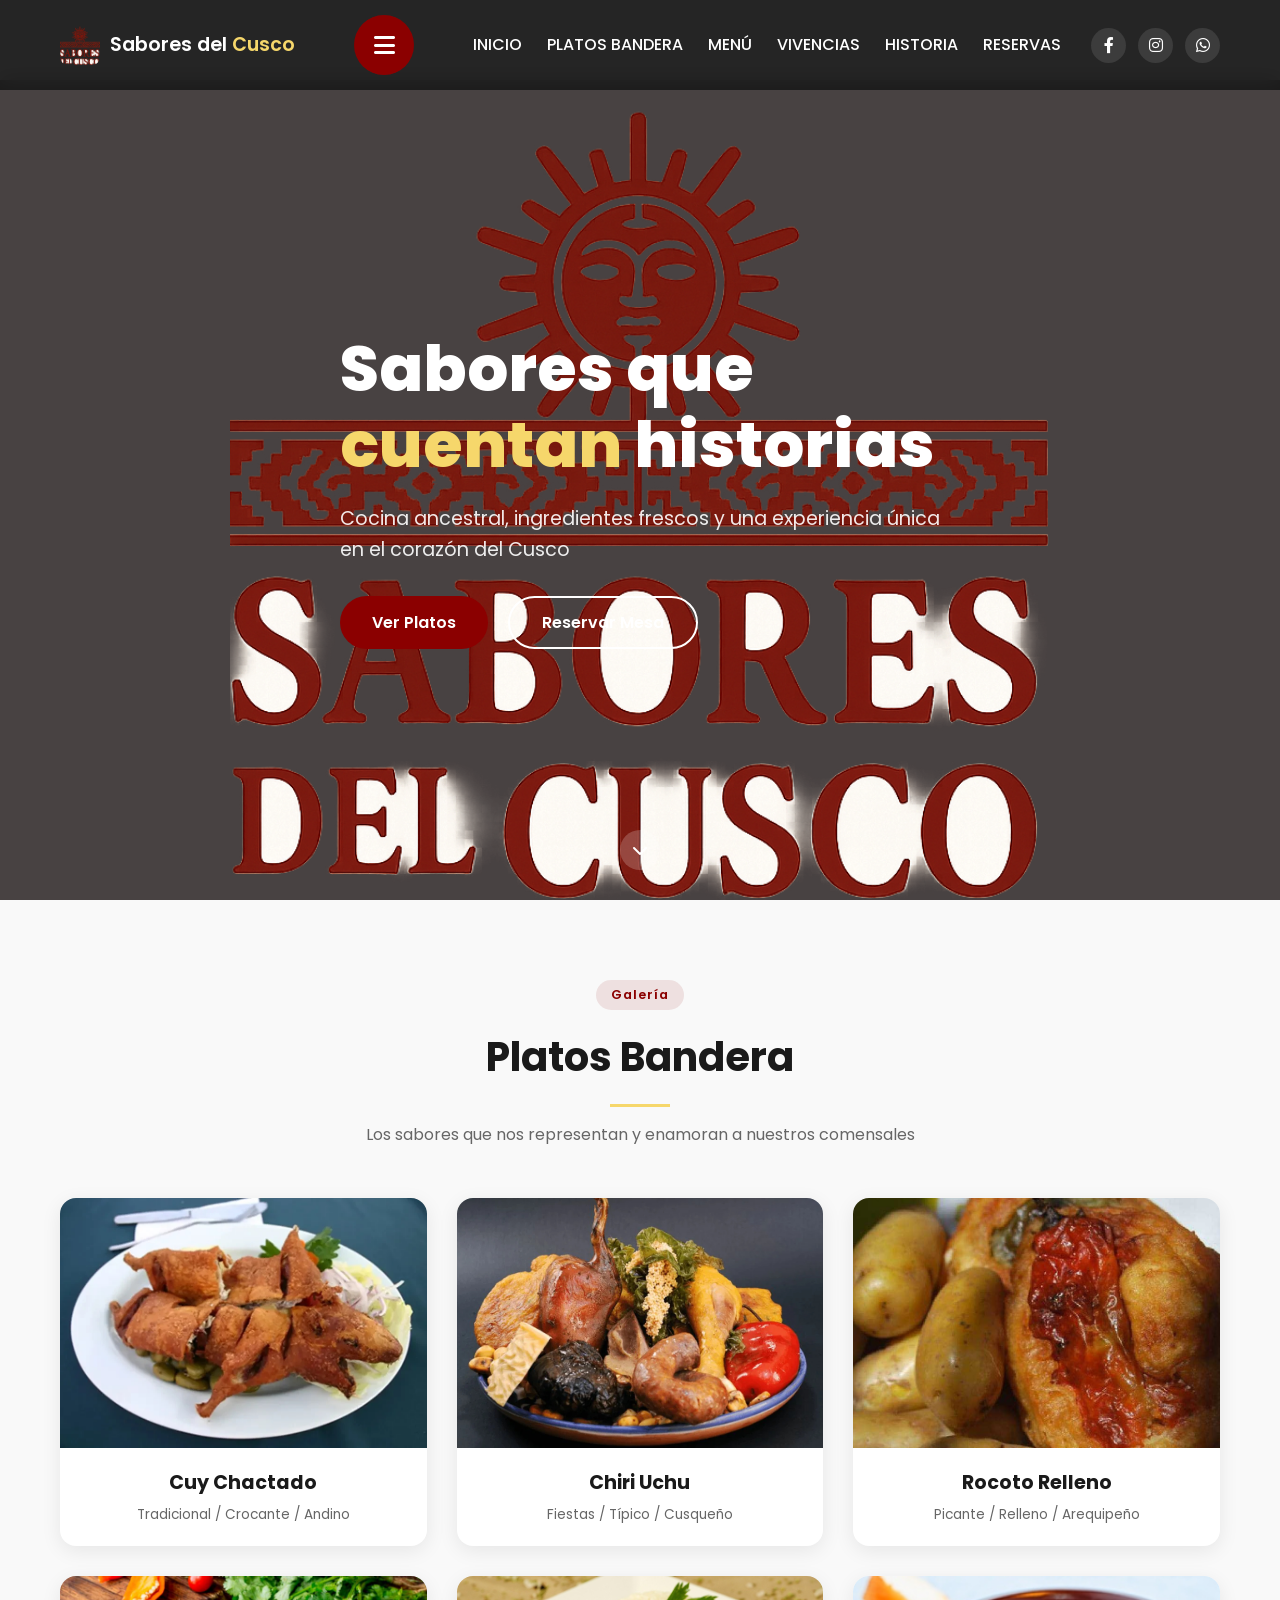
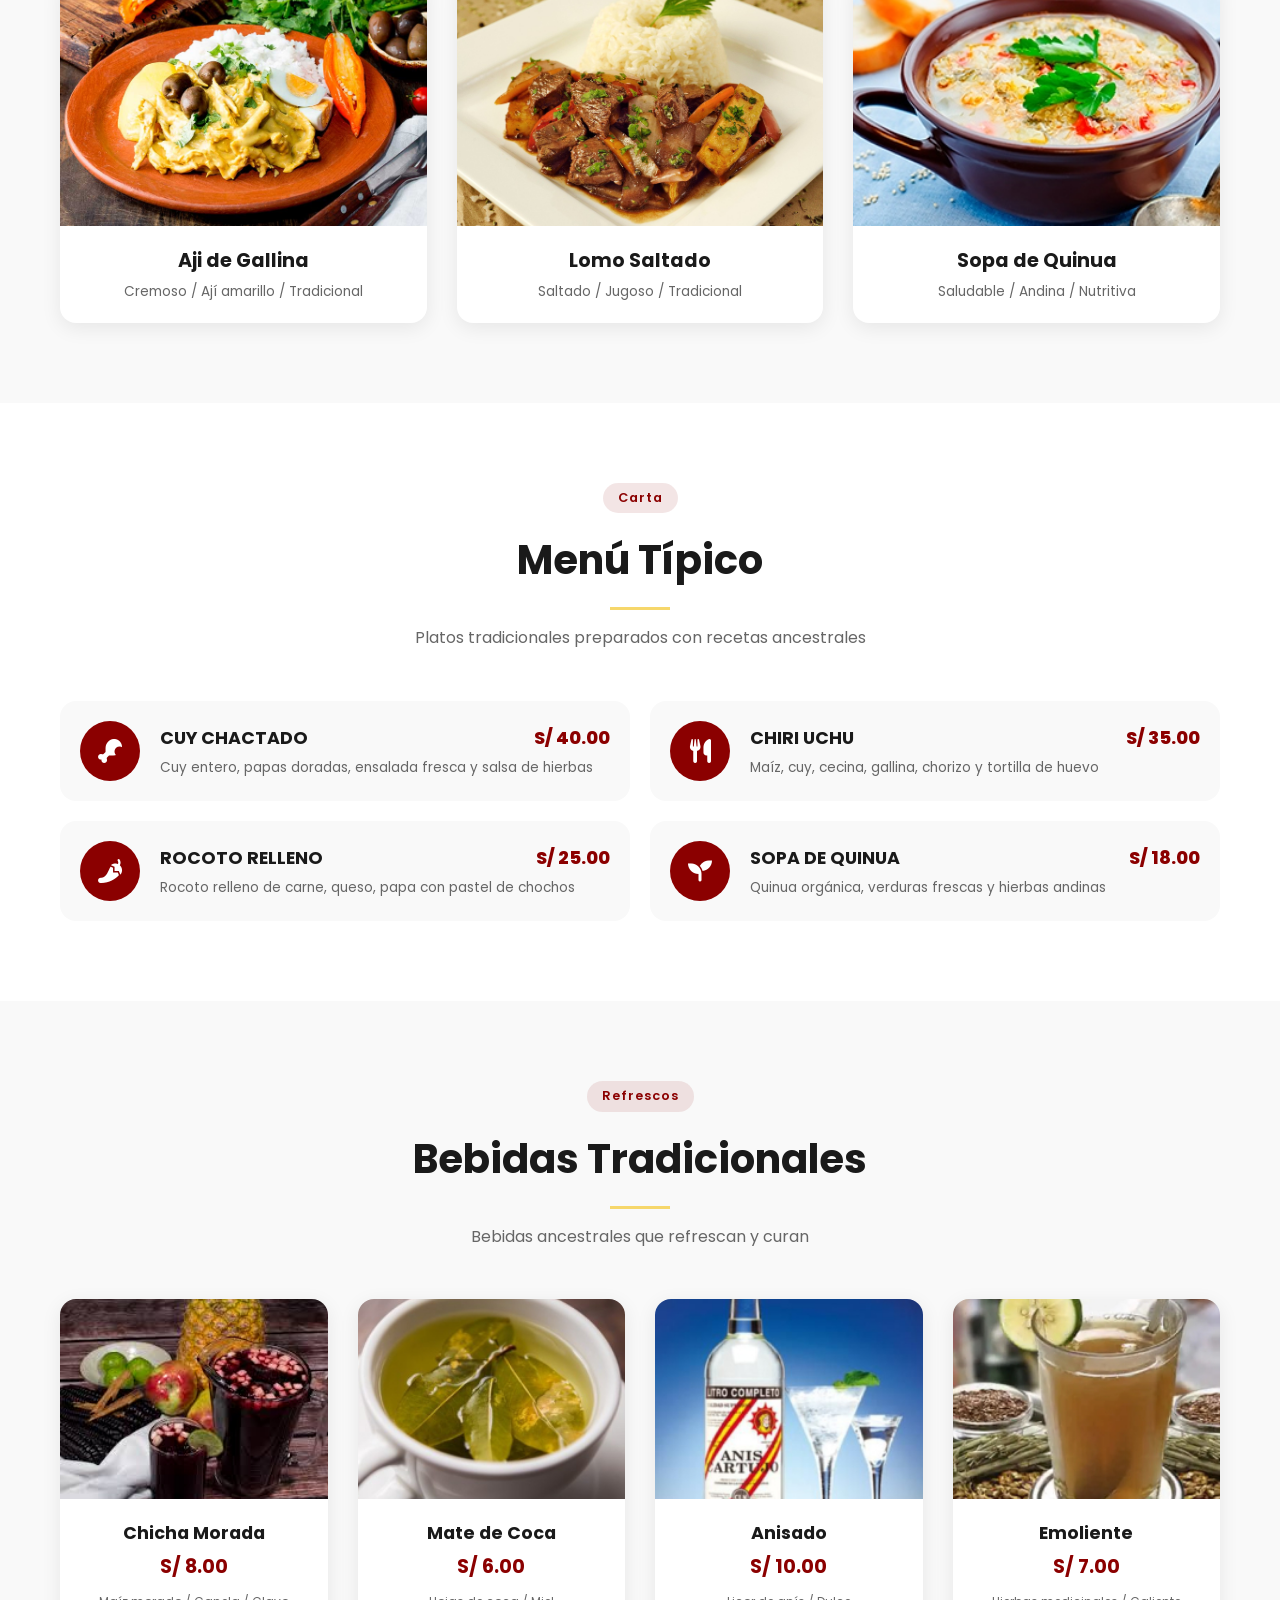
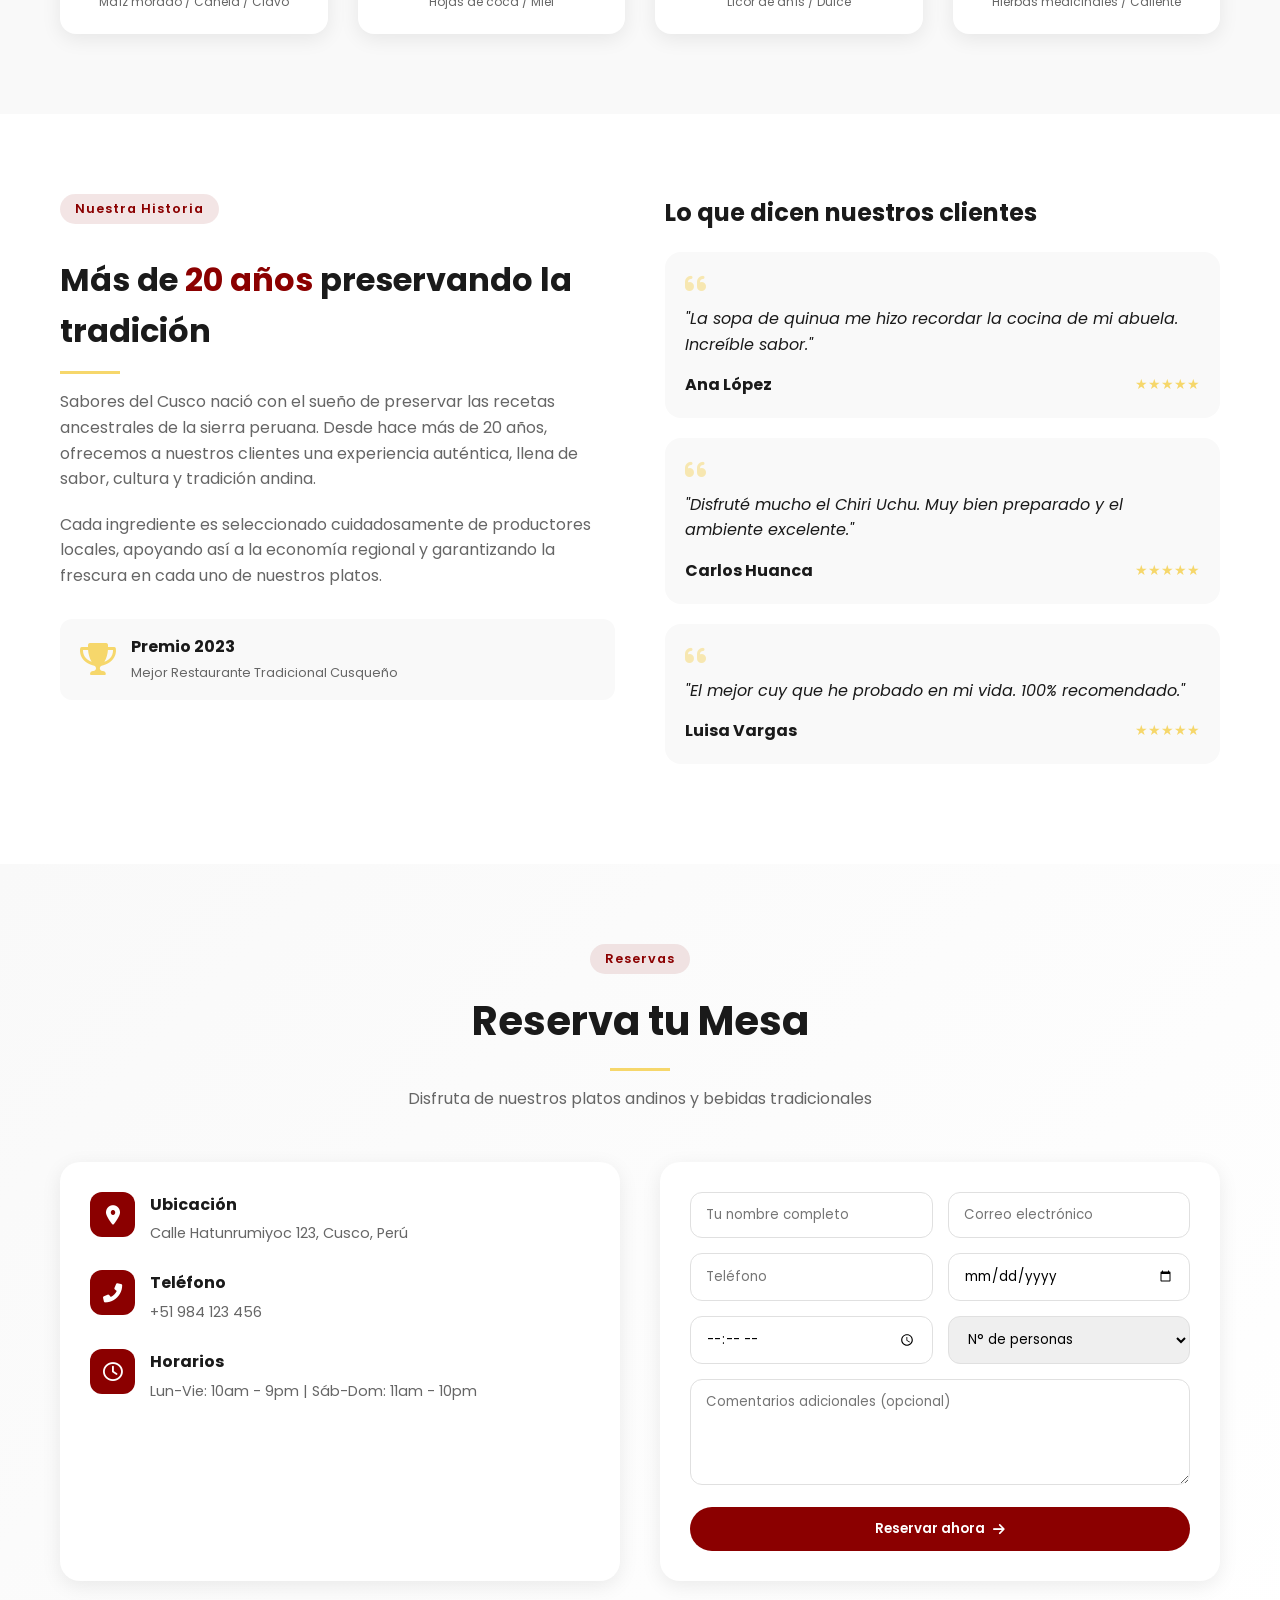
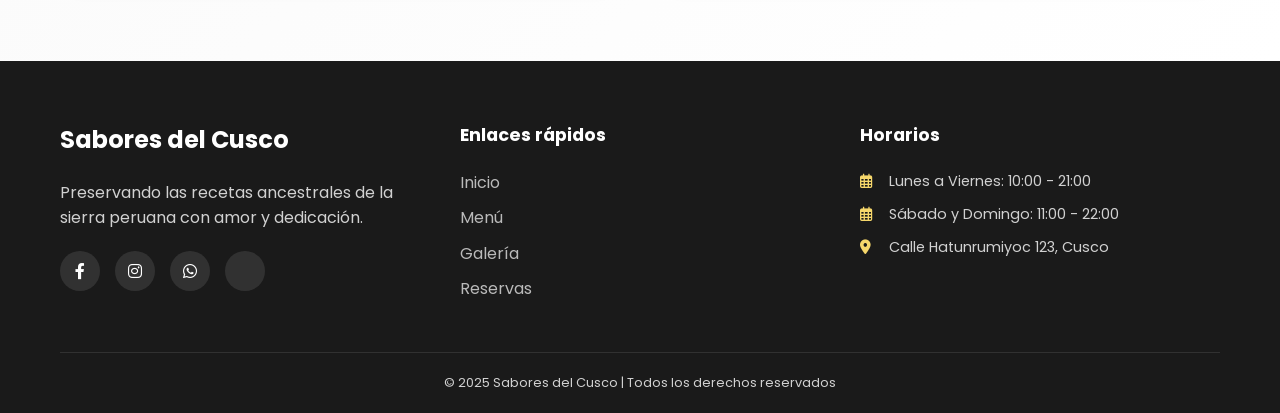
<file: index.html>
<!DOCTYPE html>
<html lang="es">
<head>
  <meta charset="utf-8">
  <title>Sabores del Cusco | Restaurante Tradicional Cusqueño</title>
  <meta name="viewport" content="width=device-width, initial-scale=1.0">
  
  <!-- Google Fonts -->
  <link href="https://fonts.googleapis.com/css2?family=Poppins:wght@300;400;500;600;700;800&display=swap" rel="stylesheet">
  <!-- Font Awesome -->
  <link rel="stylesheet" href="https://cdnjs.cloudflare.com/ajax/libs/font-awesome/6.0.0-beta3/css/all.min.css">
  <!-- Custom CSS -->
  <link rel="stylesheet" href="style.css">
</head>
<body>

<!-- ============================================
     NAVEGACIÓN CON LOGO
     ============================================ -->
<nav class="navbar">
  <div class="container">
    <div class="navbar-brand">
      <img src="ruta_del_logo.png"Logo" class="logo-img">
      <span class="brand-text">Sabores del <span class="highlight">Cusco</span></span>
    </div>
    
    <input type="checkbox" id="menu-toggle" class="menu-toggle">
    <label for="menu-toggle" class="menu-icon">
      <i class="fas fa-bars"></i>
    </label>
    
    <div class="nav-menu">
      <ul class="nav-links">
        <li><a href="#home">INICIO</a></li>
        <li><a href="bandera.html">PLATOS BANDERA</a></li>
        <li><a href="menu.html">MENÚ</a></li>
        <li><a href="VIVENCIA.html">VIVENCIAS</a></li>
        <li><a href="#historia">HISTORIA</a></li>
        <li><a href="#reservas">RESERVAS</a></li>
      </ul>
      
      <div class="navbar-social">
        <a href="#"><i class="fab fa-facebook-f"></i></a>
        <a href="#"><i class="fab fa-instagram"></i></a>
        <a href="#"><i class="fab fa-whatsapp"></i></a>
      </div>
    </div>
  </div>
</nav>

<!-- ============================================
     HERO SECTION CON CARRUSEL
     ============================================ -->
<section id="home" class="hero-section">
  <div class="carrusel">
    <div class="carrusel-contenedor">
      <!-- TUS IMÁGENES DEL CARRUSEL -->
      <div class="carrusel-slide">
        <img src="ruta_del_logo.png" alt="Imagen 1">
        <div class="slide-overlay"></div>
      </div>
      <div class="carrusel-slide">
        <img src="images_chiriuchu.jpg" alt="Imagen 2">
        <div class="slide-overlay"></div>
      </div>
      <div class="carrusel-slide">
        <img src="images_cuy.jpg.jpg" alt="Imagen 3">
        <div class="slide-overlay"></div>
      </div>
      <div class="carrusel-slide">
        <img src="anticucho.jpg" alt="Imagen 4">
        <div class="slide-overlay"></div>
      </div>
      <div class="carrusel-slide">
        <img src="lomo_saltado.jpg" alt="Imagen 5">
        <div class="slide-overlay"></div>
      </div>
    </div>
  </div>
  
  <div class="hero-overlay"></div>
  
  <div class="container hero-content">
    <div class="hero-text">
      <h1 class="hero-title">Sabores que <span class="highlight">cuentan</span> historias</h1>
      <p class="hero-subtitle">Cocina ancestral, ingredientes frescos y una experiencia única en el corazón del Cusco</p>
      <div class="hero-buttons">
        <a href="#gallery" class="btn btn-primary">Ver Platos</a>
        <a href="#reservas" class="btn btn-outline">Reservar Mesa</a>
      </div>
    </div>
  </div>
  
  <div class="hero-scroll">
    <a href="#gallery"><i class="fas fa-chevron-down"></i></a>
  </div>
</section>

<!-- ============================================
     PLATOS BANDERA (GALERÍA)
     ============================================ -->
<section id="gallery" class="gallery-section">
  <div class="container">
    <div class="section-header">
      <span class="section-tag">Galería</span>
      <h2 class="section-title">Platos Bandera</h2>
      <div class="divider"></div>
      <p class="section-description">Los sabores que nos representan y enamoran a nuestros comensales</p>
    </div>
    
    <div class="gallery-grid">
      <div class="dish-card">
        <div class="dish-image">
          <img src="images_cuy.jpg.jpg" alt="Cuy Chactado">
          <div class="dish-overlay">
            <span class="dish-price">S/ 40.00</span>
          </div>
        </div>
        <div class="dish-info">
          <h3>Cuy Chactado</h3>
          <p>Tradicional / Crocante / Andino</p>
        </div>
      </div>
      
      <div class="dish-card">
        <div class="dish-image">
          <img src="images_chiriuchu.jpg" alt="Chiri Uchu">
          <div class="dish-overlay">
            <span class="dish-price">S/ 35.00</span>
          </div>
        </div>
        <div class="dish-info">
          <h3>Chiri Uchu</h3>
          <p>Fiestas / Típico / Cusqueño</p>
        </div>
      </div>
      
      <div class="dish-card">
        <div class="dish-image">
          <img src="images_rocoto.jpg" alt="Rocoto Relleno">
          <div class="dish-overlay">
            <span class="dish-price">S/ 25.00</span>
          </div>
        </div>
        <div class="dish-info">
          <h3>Rocoto Relleno</h3>
          <p>Picante / Relleno / Arequipeño</p>
        </div>
      </div>

      <div class="dish-card">
  <div class="dish-image">
    <img src="aji.jpg" alt="Aji de Gallina">
    <div class="dish-overlay">
      <span class="dish-price">S/ 30.00</span>
    </div>
  </div>
  <div class="dish-info">
    <h3>Aji de Gallina</h3>
    <p>Cremoso / Ají amarillo / Tradicional</p>
  </div>
</div>
<div class="dish-card">
  <div class="dish-image">
    <img src="lomo_saltado.jpg" alt="Lomo Saltado">
    <div class="dish-overlay">
      <span class="dish-price">S/ 35.00</span>
    </div>
  </div>
  <div class="dish-info">
    <h3>Lomo Saltado</h3>
    <p>Saltado / Jugoso / Tradicional</p>
  </div>
</div>
      
      <div class="dish-card">
        <div class="dish-image">
          <img src="images_sopa.jpg" alt="Sopa de Quinua">
          <div class="dish-overlay">
            <span class="dish-price">S/ 18.00</span>
          </div>
        </div>
        <div class="dish-info">
          <h3>Sopa de Quinua</h3>
          <p>Saludable / Andina / Nutritiva</p>
        </div>
      </div>
    </div>
  </div>
</section>

<!-- ============================================
     MENÚ TÍPICO
     ============================================ -->
<section id="menu" class="menu-section">
  <div class="container">
    <div class="section-header">
      <span class="section-tag">Carta</span>
      <h2 class="section-title">Menú Típico</h2>
      <div class="divider"></div>
      <p class="section-description">Platos tradicionales preparados con recetas ancestrales</p>
    </div>
    
    <div class="menu-grid">
      <div class="menu-card">
        <div class="menu-icon">
          <i class="fas fa-drumstick-bite"></i>
        </div>
        <div class="menu-content">
          <h4>CUY CHACTADO <span>S/ 40.00</span></h4>
          <p>Cuy entero, papas doradas, ensalada fresca y salsa de hierbas</p>
        </div>
      </div>
      
      <div class="menu-card">
        <div class="menu-icon">
          <i class="fas fa-utensils"></i>
        </div>
        <div class="menu-content">
          <h4>CHIRI UCHU <span>S/ 35.00</span></h4>
          <p>Maíz, cuy, cecina, gallina, chorizo y tortilla de huevo</p>
        </div>
      </div>
      
      <div class="menu-card">
        <div class="menu-icon">
          <i class="fas fa-pepper-hot"></i>
        </div>
        <div class="menu-content">
          <h4>ROCOTO RELLENO <span>S/ 25.00</span></h4>
          <p>Rocoto relleno de carne, queso, papa con pastel de chochos</p>
        </div>
      </div>
      
      <div class="menu-card">
        <div class="menu-icon">
          <i class="fas fa-seedling"></i>
        </div>
        <div class="menu-content">
          <h4>SOPA DE QUINUA <span>S/ 18.00</span></h4>
          <p>Quinua orgánica, verduras frescas y hierbas andinas</p>
        </div>
      </div>
    </div>
  </div>
</section>

<!-- ============================================
     BEBIDAS TRADICIONALES
     ============================================ -->
<section id="drinks" class="drinks-section">
  <div class="container">
    <div class="section-header">
      <span class="section-tag">Refrescos</span>
      <h2 class="section-title">Bebidas Tradicionales</h2>
      <div class="divider"></div>
      <p class="section-description">Bebidas ancestrales que refrescan y curan</p>
    </div>
    
    <div class="drinks-grid">
      <div class="drink-card">
        <div class="drink-image">
          <img src="images_chicha_morada.jpg" alt="Chicha Morada">
        </div>
        <div class="drink-info">
          <h4>Chicha Morada</h4>
          <p>S/ 8.00</p>
          <small>Maíz morado / Canela / Clavo</small>
        </div>
      </div>
      
      <div class="drink-card">
        <div class="drink-image">
          <img src="images_mate_coca.jpg" alt="Mate de Coca">
        </div>
        <div class="drink-info">
          <h4>Mate de Coca</h4>
          <p>S/ 6.00</p>
          <small>Hojas de coca / Miel</small>
        </div>
      </div>
      
      <div class="drink-card">
        <div class="drink-image">
          <img src="images_anisado.jpg" alt="Anisado">
        </div>
        <div class="drink-info">
          <h4>Anisado</h4>
          <p>S/ 10.00</p>
          <small>Licor de anís / Dulce</small>
        </div>
      </div>
      
      <div class="drink-card">
        <div class="drink-image">
          <img src="images_emoliente.jpg" alt="Emoliente">
        </div>
        <div class="drink-info">
          <h4>Emoliente</h4>
          <p>S/ 7.00</p>
          <small>Hierbas medicinales / Caliente</small>
        </div>
      </div>
    </div>
  </div>
</section>

<!-- ============================================
     HISTORIA Y OPINIONES
     ============================================ -->
<section id="historia" class="history-section">
  <div class="container">
    <div class="history-grid">
      <div class="history-content">
        <span class="section-tag">Nuestra Historia</span>
        <h2>Más de <span class="highlight">20 años</span> preservando la tradición</h2>
        <div class="divider-left"></div>
        <p>Sabores del Cusco nació con el sueño de preservar las recetas ancestrales de la sierra peruana. Desde hace más de 20 años, ofrecemos a nuestros clientes una experiencia auténtica, llena de sabor, cultura y tradición andina.</p>
        <p>Cada ingrediente es seleccionado cuidadosamente de productores locales, apoyando así a la economía regional y garantizando la frescura en cada uno de nuestros platos.</p>
        <div class="award-badge">
          <i class="fas fa-trophy"></i>
          <div>
            <strong>Premio 2023</strong>
            <small>Mejor Restaurante Tradicional Cusqueño</small>
          </div>
        </div>
      </div>
      
      <div class="testimonials">
        <h3>Lo que dicen nuestros clientes</h3>
        <div class="testimonial-card">
          <i class="fas fa-quote-left"></i>
          <p>"La sopa de quinua me hizo recordar la cocina de mi abuela. Increíble sabor."</p>
          <div class="testimonial-author">
            <strong>Ana López</strong>
            <span class="stars">★★★★★</span>
          </div>
        </div>
        
        <div class="testimonial-card">
          <i class="fas fa-quote-left"></i>
          <p>"Disfruté mucho el Chiri Uchu. Muy bien preparado y el ambiente excelente."</p>
          <div class="testimonial-author">
            <strong>Carlos Huanca</strong>
            <span class="stars">★★★★★</span>
          </div>
        </div>
        
        <div class="testimonial-card">
          <i class="fas fa-quote-left"></i>
          <p>"El mejor cuy que he probado en mi vida. 100% recomendado."</p>
          <div class="testimonial-author">
            <strong>Luisa Vargas</strong>
            <span class="stars">★★★★★</span>
          </div>
        </div>
      </div>
    </div>
  </div>
</section>

<!-- ============================================
     RESERVAS
     ============================================ -->
<section id="reservas" class="reservas-section">
  <div class="container">
    <div class="section-header">
      <span class="section-tag">Reservas</span>
      <h2 class="section-title">Reserva tu Mesa</h2>
      <div class="divider"></div>
      <p class="section-description">Disfruta de nuestros platos andinos y bebidas tradicionales</p>
    </div>
    
    <div class="reservas-grid">
      <div class="reservas-info">
        <div class="info-item">
          <i class="fas fa-map-marker-alt"></i>
          <div>
            <h4>Ubicación</h4>
            <p>Calle Hatunrumiyoc 123, Cusco, Perú</p>
          </div>
        </div>
        
        <div class="info-item">
          <i class="fas fa-phone-alt"></i>
          <div>
            <h4>Teléfono</h4>
            <p>+51 984 123 456</p>
          </div>
        </div>
        
        <div class="info-item">
          <i class="far fa-clock"></i>
          <div>
            <h4>Horarios</h4>
            <p>Lun-Vie: 10am - 9pm | Sáb-Dom: 11am - 10pm</p>
          </div>
        </div>
      </div>
      
      <form class="reserva-form" action="#" method="post">
        <div class="form-row">
          <input type="text" placeholder="Tu nombre completo" required>
          <input type="email" placeholder="Correo electrónico" required>
        </div>
        <div class="form-row">
          <input type="tel" placeholder="Teléfono" required>
          <input type="date" required>
        </div>
        <div class="form-row">
          <input type="time" required>
          <select required>
            <option value="">N° de personas</option>
            <option value="1">1 persona</option>
            <option value="2">2 personas</option>
            <option value="3">3 personas</option>
            <option value="4">4 personas</option>
            <option value="5">5 personas</option>
            <option value="6+">6 o más</option>
          </select>
        </div>
        <textarea rows="4" placeholder="Comentarios adicionales (opcional)"></textarea>
        <button type="submit" class="btn-reservar">Reservar ahora <i class="fas fa-arrow-right"></i></button>
      </form>
    </div>
  </div>
</section>

<!-- ============================================
     FOOTER
     ============================================ -->
<footer class="footer">
  <div class="container">
    <div class="footer-grid">
      <div class="footer-info">
        <h3>Sabores del Cusco</h3>
        <p>Preservando las recetas ancestrales de la sierra peruana con amor y dedicación.</p>
        <div class="footer-social">
          <a href="#"><i class="fab fa-facebook-f"></i></a>
          <a href="#"><i class="fab fa-instagram"></i></a>
          <a href="#"><i class="fab fa-whatsapp"></i></a>
          <a href="#"><i class="fab fa-tripadvisor"></i></a>
        </div>
      </div>
      
      <div class="footer-links">
        <h4>Enlaces rápidos</h4>
        <ul>
          <li><a href="#home">Inicio</a></li>
          <li><a href="#menu">Menú</a></li>
          <li><a href="#gallery">Galería</a></li>
          <li><a href="#reservas">Reservas</a></li>
        </ul>
      </div>
      
      <div class="footer-contact">
        <h4>Horarios</h4>
        <p><i class="far fa-calendar-alt"></i> Lunes a Viernes: 10:00 - 21:00</p>
        <p><i class="far fa-calendar-alt"></i> Sábado y Domingo: 11:00 - 22:00</p>
        <p><i class="fas fa-map-marker-alt"></i> Calle Hatunrumiyoc 123, Cusco</p>
      </div>
    </div>
    
    <div class="footer-bottom">
      <p>&copy; 2025 Sabores del Cusco | Todos los derechos reservados</p>
    </div>
  </div>
</footer>

</body>
</html>
</file>
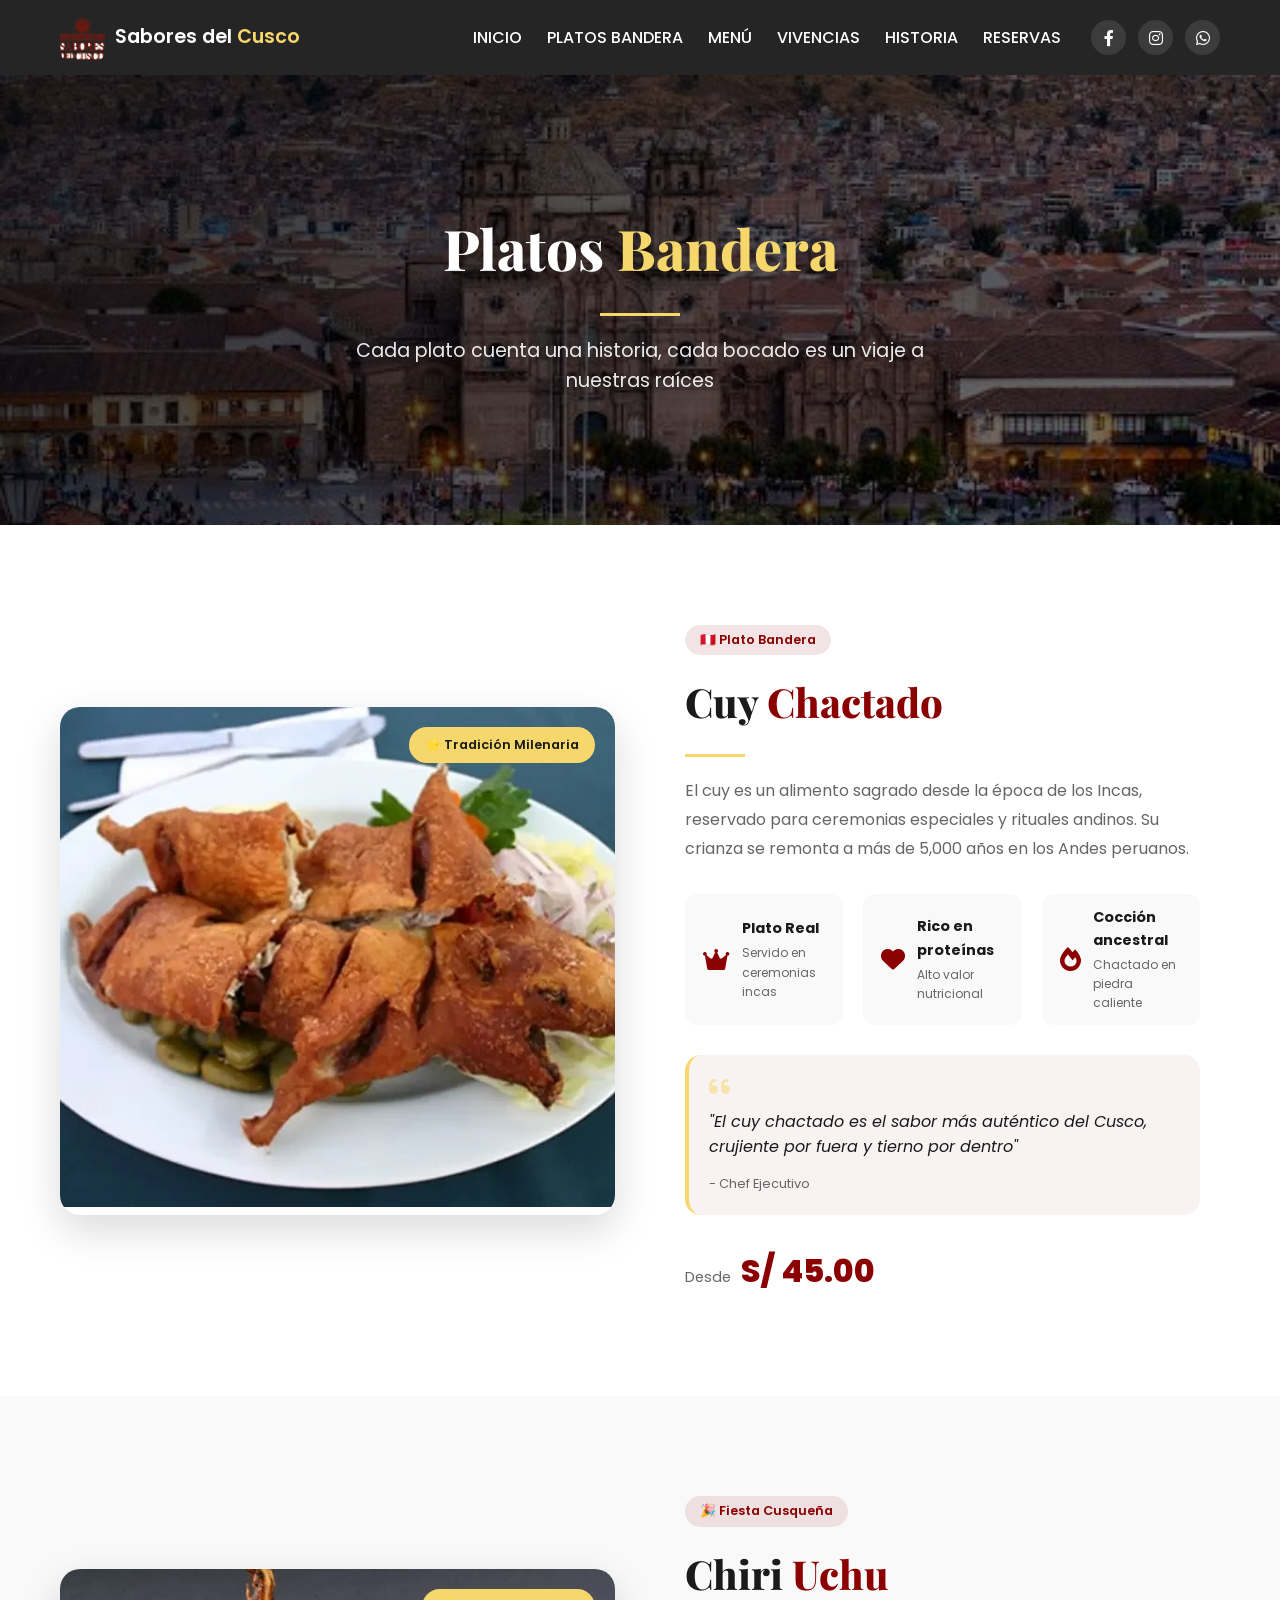
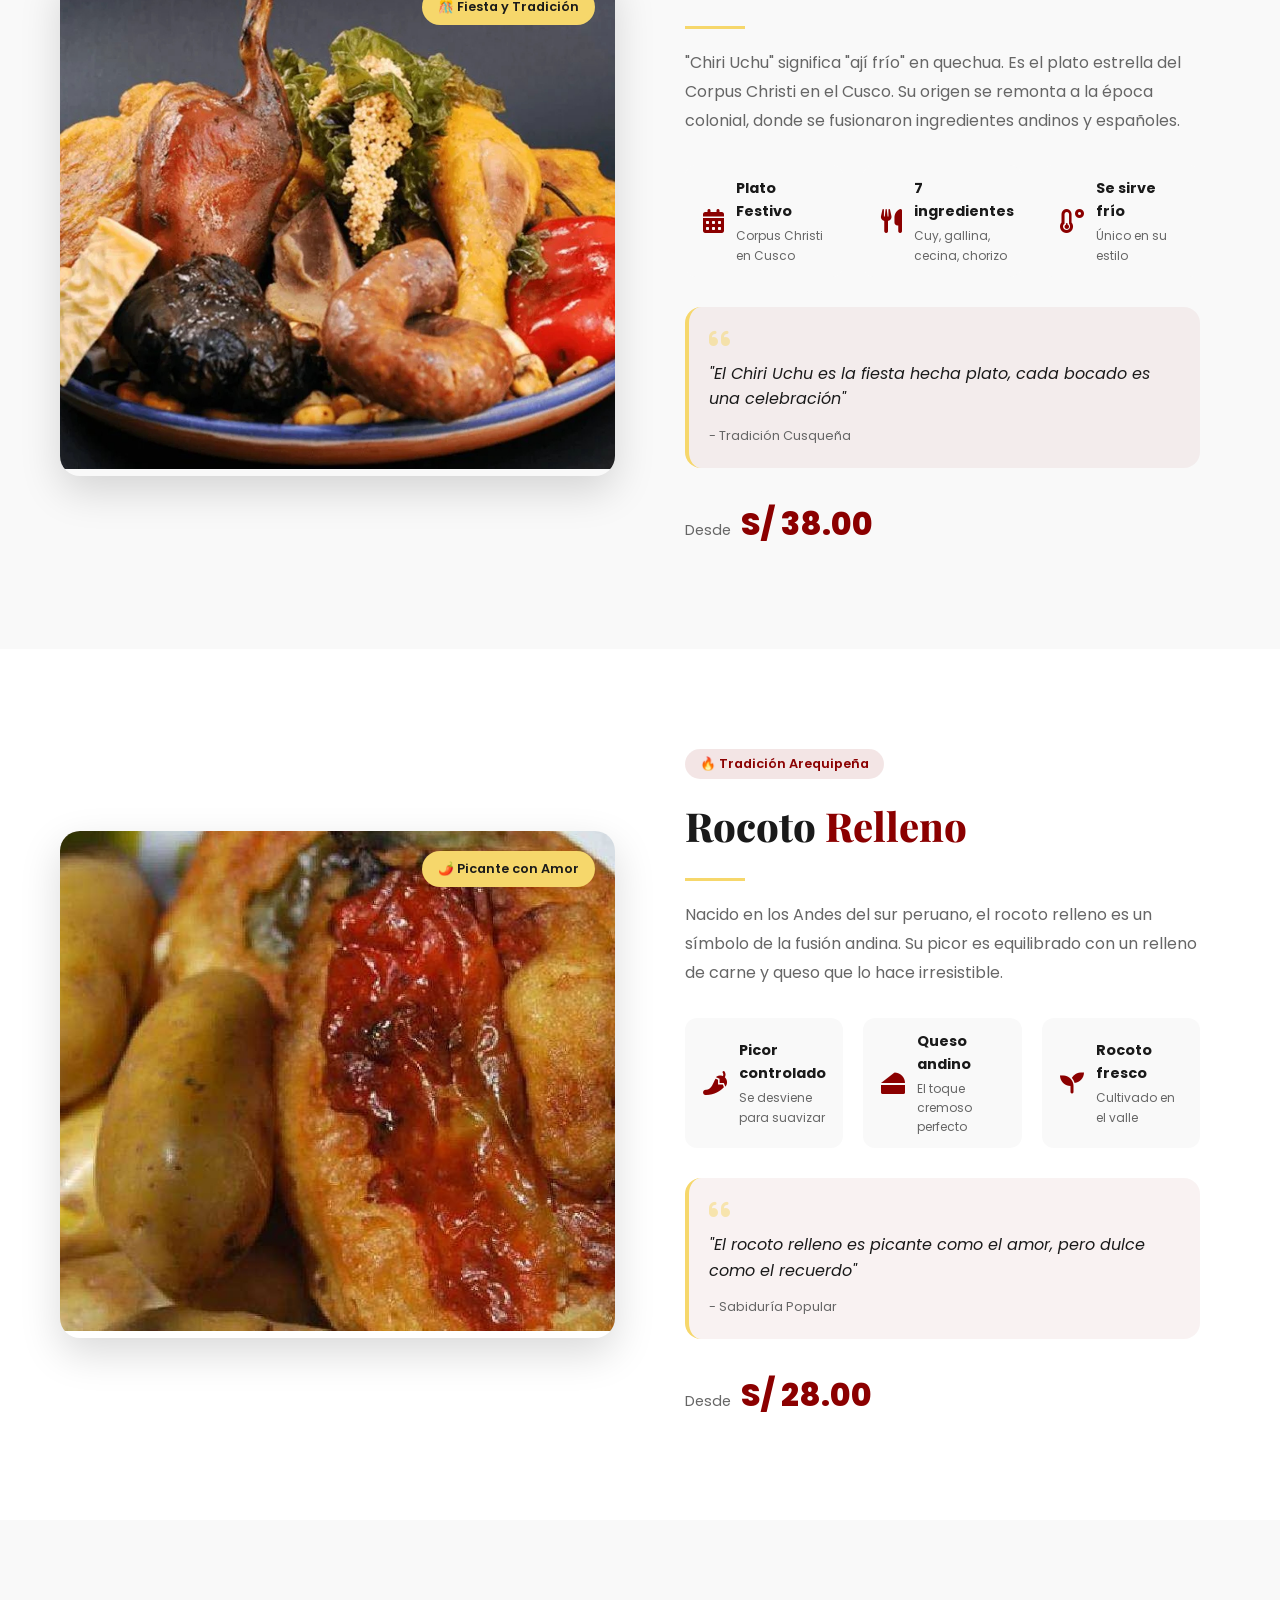
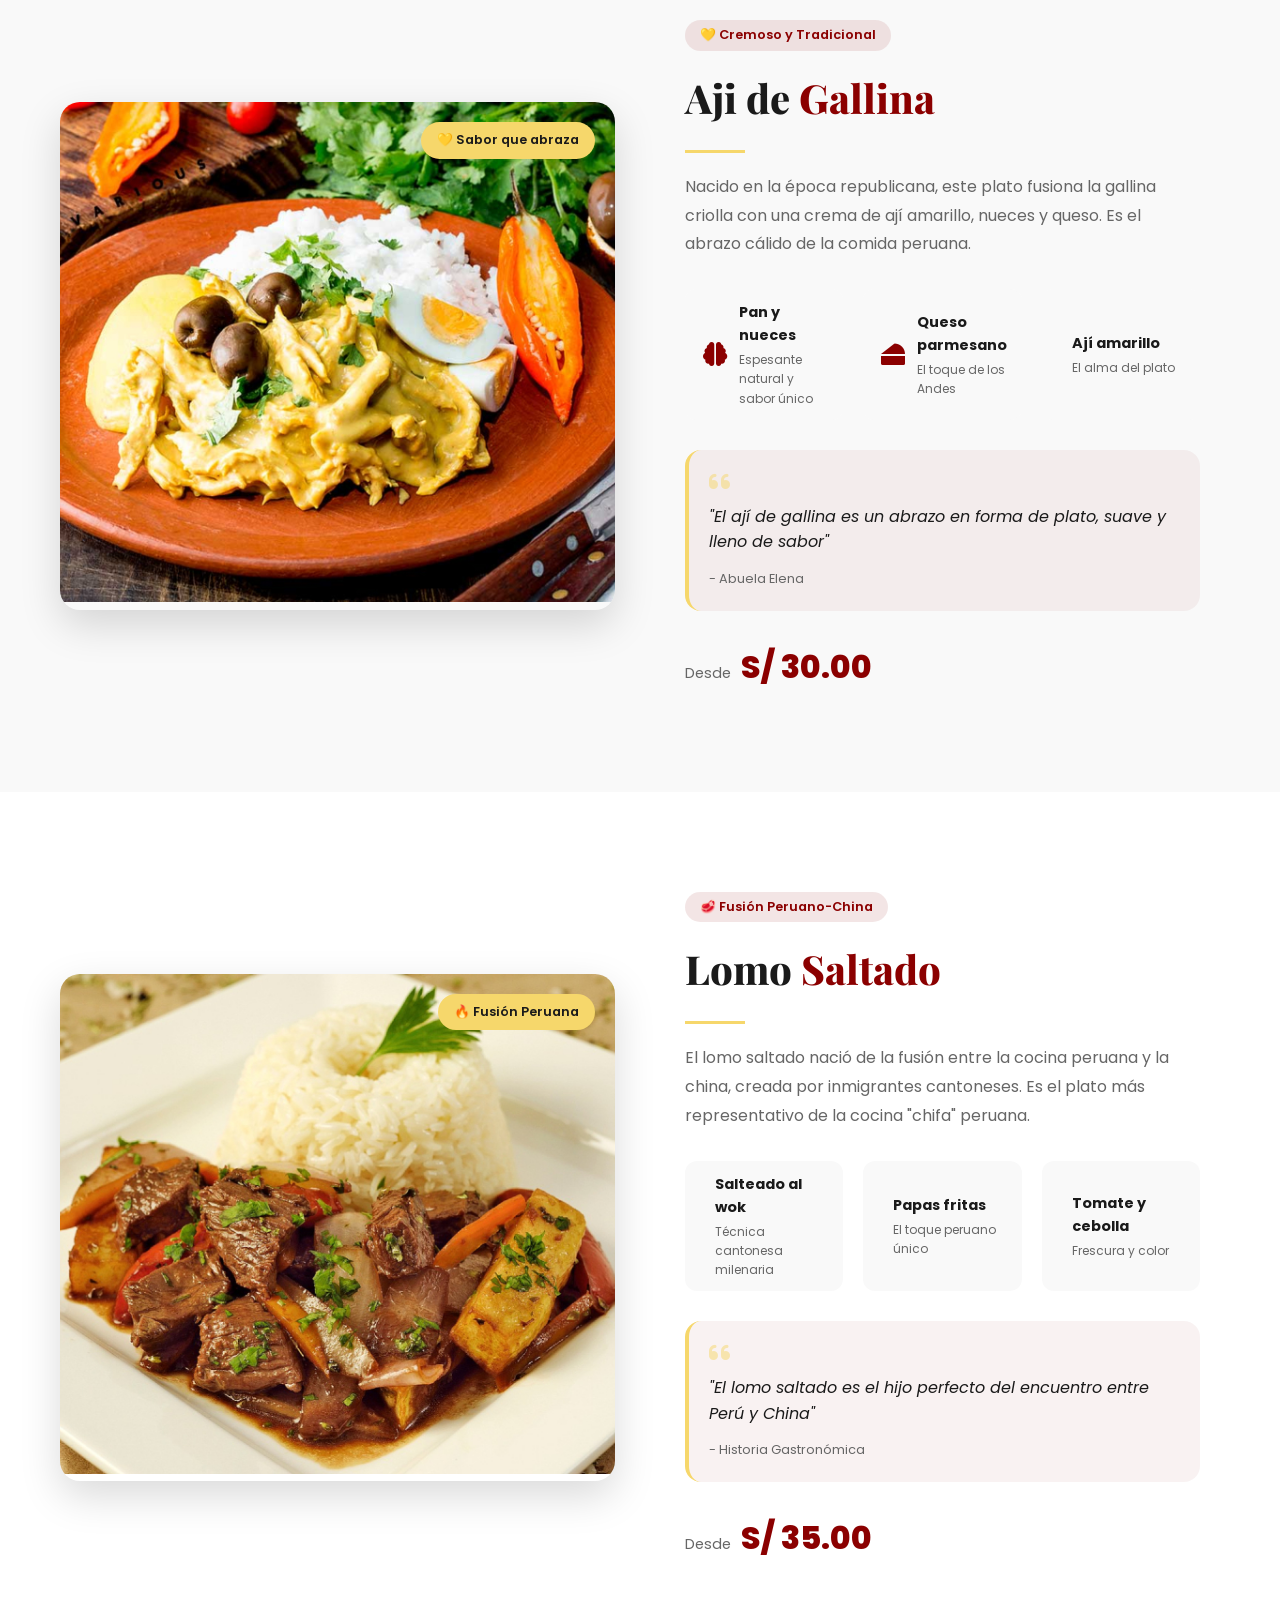
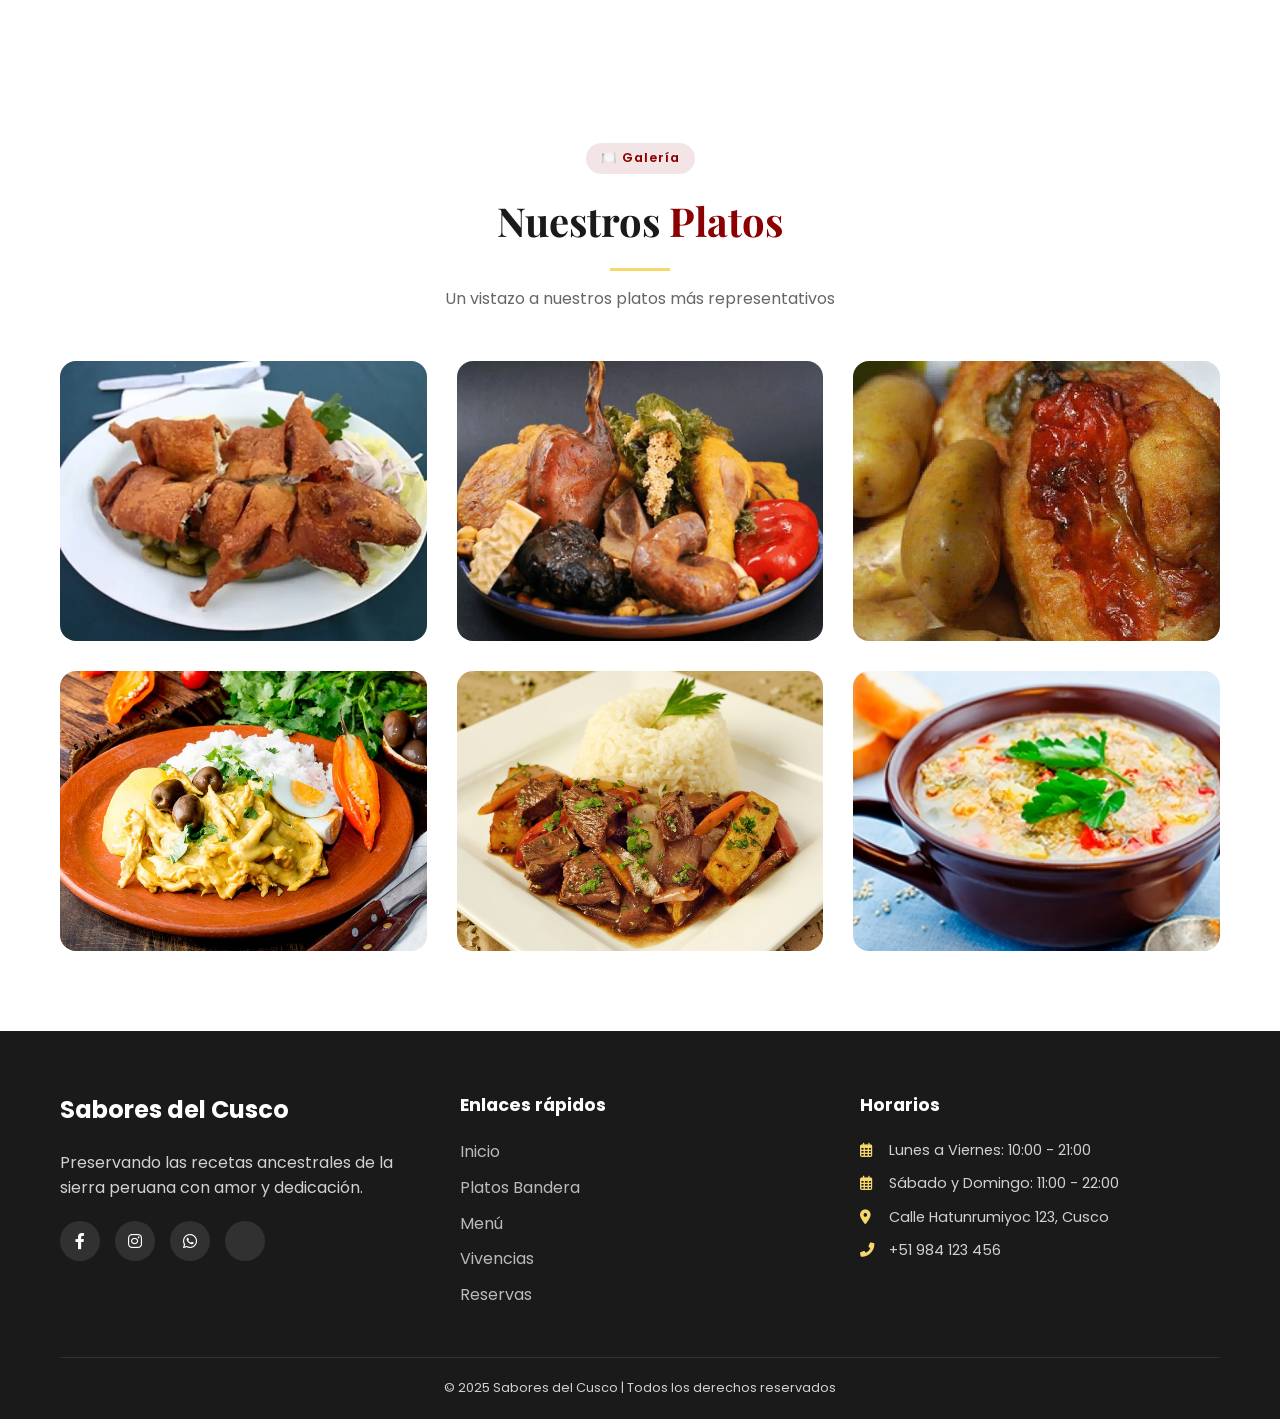
<file: bandera.html>
<!DOCTYPE html>
<html lang="es">
<head>
  <meta charset="UTF-8">
  <meta name="viewport" content="width=device-width, initial-scale=1.0">
  <meta name="description" content="Descubre la historia detrás de nuestros platos bandera - Sabores del Cusco">
  <title>Platos Bandera | Sabores del Cusco</title>
  
  <!-- Google Fonts -->
  <link href="https://fonts.googleapis.com/css2?family=Poppins:wght@300;400;500;600;700;800&display=swap" rel="stylesheet">
  <link href="https://fonts.googleapis.com/css2?family=Playfair+Display:wght@400;500;600;700;800;900&display=swap" rel="stylesheet">
  
  <!-- Font Awesome -->
  <link rel="stylesheet" href="https://cdnjs.cloudflare.com/ajax/libs/font-awesome/6.0.0-beta3/css/all.min.css">
  
  <!-- CSS -->
  <link rel="stylesheet" href="platos.css">
</head>
<body>

<!-- ============================================
     NAVEGACIÓN
     ============================================ -->
<nav class="navbar">
  <div class="container">
    <div class="navbar-brand">
      <img src="ruta_del_logo.png" alt="Logo" class="logo-img">
      <span class="brand-text">Sabores del <span class="highlight">Cusco</span></span>
    </div>
    
    <input type="checkbox" id="menu-toggle" class="menu-toggle">
    <label for="menu-toggle" class="menu-icon">
      <i class="fas fa-bars"></i>
    </label>
    
    <div class="nav-menu">
      <ul class="nav-links">
        <li><a href="index.html">INICIO</a></li>
        <li><a href="bandera.html">PLATOS BANDERA</a></li>
        <li><a href="menu.html">MENÚ</a></li>
        <li><a href="VIVENCIA.html">VIVENCIAS</a></li>
        <li><a href="index.html#historia">HISTORIA</a></li>
        <li><a href="index.html#reservas">RESERVAS</a></li>
      </ul>
      
      <div class="navbar-social">
        <a href="#"><i class="fab fa-facebook-f"></i></a>
        <a href="#"><i class="fab fa-instagram"></i></a>
        <a href="#"><i class="fab fa-whatsapp"></i></a>
      </div>
    </div>
  </div>
</nav>

<!-- ============================================
     HERO DE PLATOS BANDERA
     ============================================ -->
<section class="hero-platos">
  <div class="hero-platos-overlay"></div>
  <div class="container hero-platos-content">
    <h1 class="hero-platos-title">Platos <span class="highlight">Bandera</span></h1>
    <div class="hero-platos-divider"></div>
    <p class="hero-platos-subtitle">Cada plato cuenta una historia, cada bocado es un viaje a nuestras raíces</p>
  </div>
</section>

<!-- ============================================
     HISTORIA DEL CUY CHACTADO
     ============================================ -->
<section class="plato-historia">
  <div class="container">
    <div class="plato-grid">
      <div class="plato-imagen">
        <img src="images_cuy.jpg.jpg" alt="Cuy Chactado" onerror="this.src='https://placehold.co/600x500/8B0000/white?text=Cuy+Chactado'">
        <div class="plato-badge">⭐ Tradición Milenaria</div>
      </div>
      <div class="plato-contenido">
        <span class="plato-categoria">🇵🇪 Plato Bandera</span>
        <h2 class="plato-titulo">Cuy <span class="highlight">Chactado</span></h2>
        <div class="plato-divider"></div>
        <p class="plato-descripcion">El cuy es un alimento sagrado desde la época de los Incas, reservado para ceremonias especiales y rituales andinos. Su crianza se remonta a más de 5,000 años en los Andes peruanos.</p>
        
        <div class="plato-curiosidades">
          <div class="curiosidad">
            <i class="fas fa-crown"></i>
            <div>
              <h4>Plato Real</h4>
              <p>Servido en ceremonias incas</p>
            </div>
          </div>
          <div class="curiosidad">
            <i class="fas fa-heart"></i>
            <div>
              <h4>Rico en proteínas</h4>
              <p>Alto valor nutricional</p>
            </div>
          </div>
          <div class="curiosidad">
            <i class="fas fa-fire"></i>
            <div>
              <h4>Cocción ancestral</h4>
              <p>Chactado en piedra caliente</p>
            </div>
          </div>
        </div>
        
        <div class="plato-cita">
          <i class="fas fa-quote-left"></i>
          <p>"El cuy chactado es el sabor más auténtico del Cusco, crujiente por fuera y tierno por dentro"</p>
          <span>- Chef Ejecutivo</span>
        </div>
        
        <div class="plato-precio">
          <span class="precio-label">Desde</span>
          <span class="precio-valor">S/ 45.00</span>
        </div>
      </div>
    </div>
  </div>
</section>

<!-- ============================================
     HISTORIA DEL CHIRI UCHU
     ============================================ -->
<section class="plato-historia par">
  <div class="container">
    <div class="plato-grid reverse">
      <div class="plato-contenido">
        <span class="plato-categoria">🎉 Fiesta Cusqueña</span>
        <h2 class="plato-titulo">Chiri <span class="highlight">Uchu</span></h2>
        <div class="plato-divider"></div>
        <p class="plato-descripcion">"Chiri Uchu" significa "ají frío" en quechua. Es el plato estrella del Corpus Christi en el Cusco. Su origen se remonta a la época colonial, donde se fusionaron ingredientes andinos y españoles.</p>
        
        <div class="plato-curiosidades">
          <div class="curiosidad">
            <i class="fas fa-calendar-alt"></i>
            <div>
              <h4>Plato Festivo</h4>
              <p>Corpus Christi en Cusco</p>
            </div>
          </div>
          <div class="curiosidad">
            <i class="fas fa-utensils"></i>
            <div>
              <h4>7 ingredientes</h4>
              <p>Cuy, gallina, cecina, chorizo</p>
            </div>
          </div>
          <div class="curiosidad">
            <i class="fas fa-temperature-low"></i>
            <div>
              <h4>Se sirve frío</h4>
              <p>Único en su estilo</p>
            </div>
          </div>
        </div>
        
        <div class="plato-cita">
          <i class="fas fa-quote-left"></i>
          <p>"El Chiri Uchu es la fiesta hecha plato, cada bocado es una celebración"</p>
          <span>- Tradición Cusqueña</span>
        </div>
        
        <div class="plato-precio">
          <span class="precio-label">Desde</span>
          <span class="precio-valor">S/ 38.00</span>
        </div>
      </div>
      <div class="plato-imagen">
        <img src="images_chiriuchu.jpg" alt="Chiri Uchu" onerror="this.src='https://placehold.co/600x500/8B0000/white?text=Chiri+Uchu'">
        <div class="plato-badge">🎊 Fiesta y Tradición</div>
      </div>
    </div>
  </div>
</section>

<!-- ============================================
     HISTORIA DEL ROCOTO RELLENO
     ============================================ -->
<section class="plato-historia">
  <div class="container">
    <div class="plato-grid">
      <div class="plato-imagen">
        <img src="images_rocoto.jpg" alt="Rocoto Relleno" onerror="this.src='https://placehold.co/600x500/8B0000/white?text=Rocoto+Relleno'">
        <div class="plato-badge">🌶️ Picante con Amor</div>
      </div>
      <div class="plato-contenido">
        <span class="plato-categoria">🔥 Tradición Arequipeña</span>
        <h2 class="plato-titulo">Rocoto <span class="highlight">Relleno</span></h2>
        <div class="plato-divider"></div>
        <p class="plato-descripcion">Nacido en los Andes del sur peruano, el rocoto relleno es un símbolo de la fusión andina. Su picor es equilibrado con un relleno de carne y queso que lo hace irresistible.</p>
        
        <div class="plato-curiosidades">
          <div class="curiosidad">
            <i class="fas fa-pepper-hot"></i>
            <div>
              <h4>Picor controlado</h4>
              <p>Se desviene para suavizar</p>
            </div>
          </div>
          <div class="curiosidad">
            <i class="fas fa-cheese"></i>
            <div>
              <h4>Queso andino</h4>
              <p>El toque cremoso perfecto</p>
            </div>
          </div>
          <div class="curiosidad">
            <i class="fas fa-seedling"></i>
            <div>
              <h4>Rocoto fresco</h4>
              <p>Cultivado en el valle</p>
            </div>
          </div>
        </div>
        
        <div class="plato-cita">
          <i class="fas fa-quote-left"></i>
          <p>"El rocoto relleno es picante como el amor, pero dulce como el recuerdo"</p>
          <span>- Sabiduría Popular</span>
        </div>
        
        <div class="plato-precio">
          <span class="precio-label">Desde</span>
          <span class="precio-valor">S/ 28.00</span>
        </div>
      </div>
    </div>
  </div>
</section>

<!-- ============================================
     HISTORIA DEL AJI DE GALLINA
     ============================================ -->
<section class="plato-historia par">
  <div class="container">
    <div class="plato-grid reverse">
      <div class="plato-contenido">
        <span class="plato-categoria">💛 Cremoso y Tradicional</span>
        <h2 class="plato-titulo">Aji de <span class="highlight">Gallina</span></h2>
        <div class="plato-divider"></div>
        <p class="plato-descripcion">Nacido en la época republicana, este plato fusiona la gallina criolla con una crema de ají amarillo, nueces y queso. Es el abrazo cálido de la comida peruana.</p>
        
        <div class="plato-curiosidades">
          <div class="curiosidad">
            <i class="fas fa-brain"></i>
            <div>
              <h4>Pan y nueces</h4>
              <p>Espesante natural y sabor único</p>
            </div>
          </div>
          <div class="curiosidad">
            <i class="fas fa-cheese"></i>
            <div>
              <h4>Queso parmesano</h4>
              <p>El toque de los Andes</p>
            </div>
          </div>
          <div class="curiosidad">
            <i class="fas fa-chili-pepper"></i>
            <div>
              <h4>Ají amarillo</h4>
              <p>El alma del plato</p>
            </div>
          </div>
        </div>
        
        <div class="plato-cita">
          <i class="fas fa-quote-left"></i>
          <p>"El ají de gallina es un abrazo en forma de plato, suave y lleno de sabor"</p>
          <span>- Abuela Elena</span>
        </div>
        
        <div class="plato-precio">
          <span class="precio-label">Desde</span>
          <span class="precio-valor">S/ 30.00</span>
        </div>
      </div>
      <div class="plato-imagen">
        <img src="aji.jpg" alt="Aji de Gallina" onerror="this.src='https://placehold.co/600x500/8B0000/white?text=Aji+de+Gallina'">
        <div class="plato-badge">💛 Sabor que abraza</div>
      </div>
    </div>
  </div>
</section>

<!-- ============================================
     HISTORIA DEL LOMO SALTADO
     ============================================ -->
<section class="plato-historia">
  <div class="container">
    <div class="plato-grid">
      <div class="plato-imagen">
        <img src="lomo_saltado.jpg" alt="Lomo Saltado" onerror="this.src='https://placehold.co/600x500/8B0000/white?text=Lomo+Saltado'">
        <div class="plato-badge">🔥 Fusión Peruana</div>
      </div>
      <div class="plato-contenido">
        <span class="plato-categoria">🥩 Fusión Peruano-China</span>
        <h2 class="plato-titulo">Lomo <span class="highlight">Saltado</span></h2>
        <div class="plato-divider"></div>
        <p class="plato-descripcion">El lomo saltado nació de la fusión entre la cocina peruana y la china, creada por inmigrantes cantoneses. Es el plato más representativo de la cocina "chifa" peruana.</p>
        
        <div class="plato-curiosidades">
          <div class="curiosidad">
            <i class="fas fa-wok"></i>
            <div>
              <h4>Salteado al wok</h4>
              <p>Técnica cantonesa milenaria</p>
            </div>
          </div>
          <div class="curiosidad">
            <i class="fas fa-french-fries"></i>
            <div>
              <h4>Papas fritas</h4>
              <p>El toque peruano único</p>
            </div>
          </div>
          <div class="curiosidad">
            <i class="fas fa-tomato"></i>
            <div>
              <h4>Tomate y cebolla</h4>
              <p>Frescura y color</p>
            </div>
          </div>
        </div>
        
        <div class="plato-cita">
          <i class="fas fa-quote-left"></i>
          <p>"El lomo saltado es el hijo perfecto del encuentro entre Perú y China"</p>
          <span>- Historia Gastronómica</span>
        </div>
        
        <div class="plato-precio">
          <span class="precio-label">Desde</span>
          <span class="precio-valor">S/ 35.00</span>
        </div>
      </div>
    </div>
  </div>
</section>

<!-- ============================================
     GALERÍA DE SABORES
     ============================================ -->
<section class="galeria-sabores">
  <div class="container">
    <div class="section-header">
      <span class="section-tag">🍽️ Galería</span>
      <h2 class="section-title">Nuestros <span class="highlight">Platos</span></h2>
      <div class="divider"></div>
      <p class="section-description">Un vistazo a nuestros platos más representativos</p>
    </div>
    
    <div class="galeria-grid">
      <div class="galeria-item">
        <img src="images_cuy.jpg.jpg" alt="Cuy Chactado">
        <div class="galeria-overlay">
          <h4>Cuy Chactado</h4>
          <p>Tradicional / Crocante</p>
        </div>
      </div>
      <div class="galeria-item">
        <img src="images_chiriuchu.jpg" alt="Chiri Uchu">
        <div class="galeria-overlay">
          <h4>Chiri Uchu</h4>
          <p>Fiestas / Típico</p>
        </div>
      </div>
      <div class="galeria-item">
        <img src="images_rocoto.jpg" alt="Rocoto Relleno">
        <div class="galeria-overlay">
          <h4>Rocoto Relleno</h4>
          <p>Picante / Relleno</p>
        </div>
      </div>
      <div class="galeria-item">
        <img src="aji.jpg" alt="Aji de Gallina">
        <div class="galeria-overlay">
          <h4>Aji de Gallina</h4>
          <p>Cremoso / Ají amarillo</p>
        </div>
      </div>
      <div class="galeria-item">
        <img src="lomo_saltado.jpg" alt="Lomo Saltado">
        <div class="galeria-overlay">
          <h4>Lomo Saltado</h4>
          <p>Saltado / Jugoso</p>
        </div>
      </div>
      <div class="galeria-item">
        <img src="images_sopa.jpg" alt="Sopa de Quinua">
        <div class="galeria-overlay">
          <h4>Sopa de Quinua</h4>
          <p>Saludable / Andina</p>
        </div>
      </div>
    </div>
  </div>
</section>

<!-- ============================================
     FOOTER
     ============================================ -->
<footer class="footer">
  <div class="container">
    <div class="footer-grid">
      <div class="footer-info">
        <h3>Sabores del Cusco</h3>
        <p>Preservando las recetas ancestrales de la sierra peruana con amor y dedicación.</p>
        <div class="footer-social">
          <a href="#"><i class="fab fa-facebook-f"></i></a>
          <a href="#"><i class="fab fa-instagram"></i></a>
          <a href="#"><i class="fab fa-whatsapp"></i></a>
          <a href="#"><i class="fab fa-tripadvisor"></i></a>
        </div>
      </div>
      
      <div class="footer-links">
        <h4>Enlaces rápidos</h4>
        <ul>
          <li><a href="index.html">Inicio</a></li>
          <li><a href="PLATOS.html">Platos Bandera</a></li>
          <li><a href="index.html#menu">Menú</a></li>
          <li><a href="VIVENCIA.html">Vivencias</a></li>
          <li><a href="index.html#reservas">Reservas</a></li>
        </ul>
      </div>
      
      <div class="footer-contact">
        <h4>Horarios</h4>
        <p><i class="far fa-calendar-alt"></i> Lunes a Viernes: 10:00 - 21:00</p>
        <p><i class="far fa-calendar-alt"></i> Sábado y Domingo: 11:00 - 22:00</p>
        <p><i class="fas fa-map-marker-alt"></i> Calle Hatunrumiyoc 123, Cusco</p>
        <p><i class="fas fa-phone-alt"></i> +51 984 123 456</p>
      </div>
    </div>
    
    <div class="footer-bottom">
      <p>&copy; 2025 Sabores del Cusco | Todos los derechos reservados</p>
    </div>
  </div>
</footer>

</body>
</html>
</file>
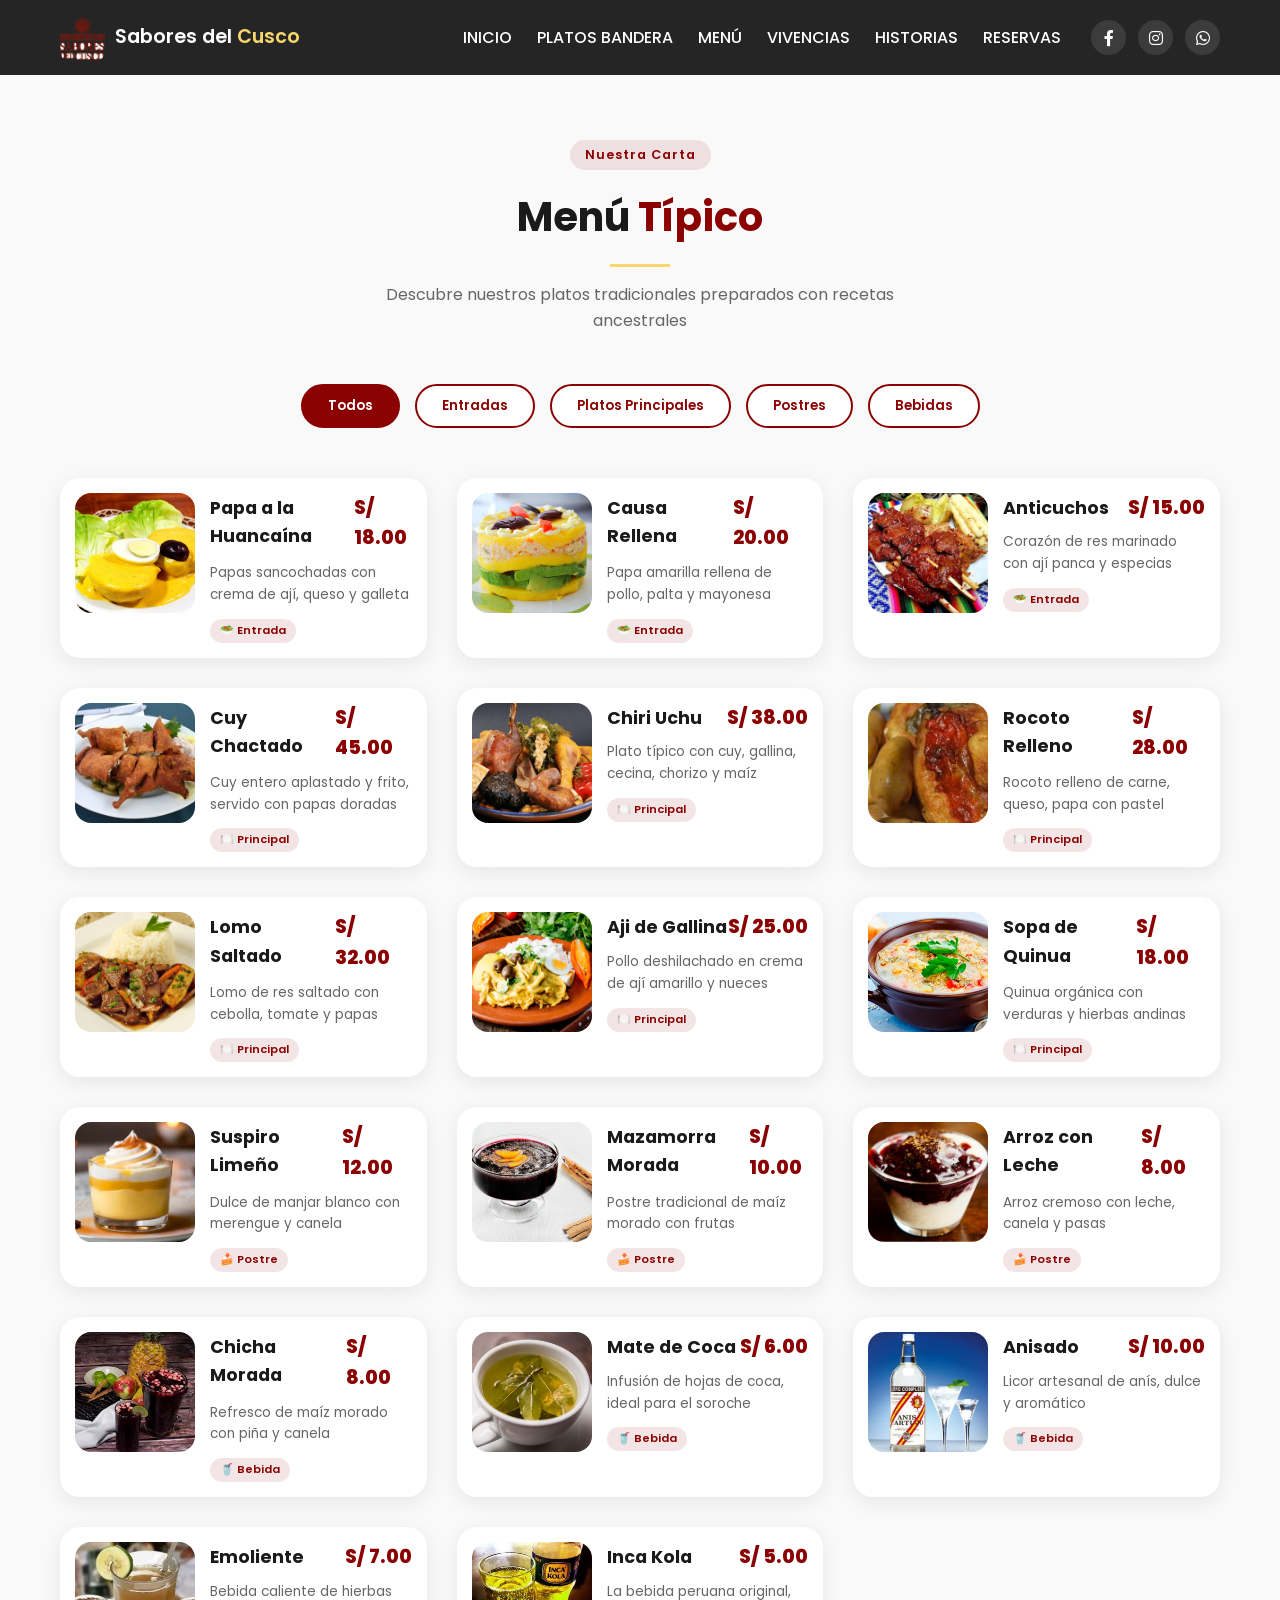
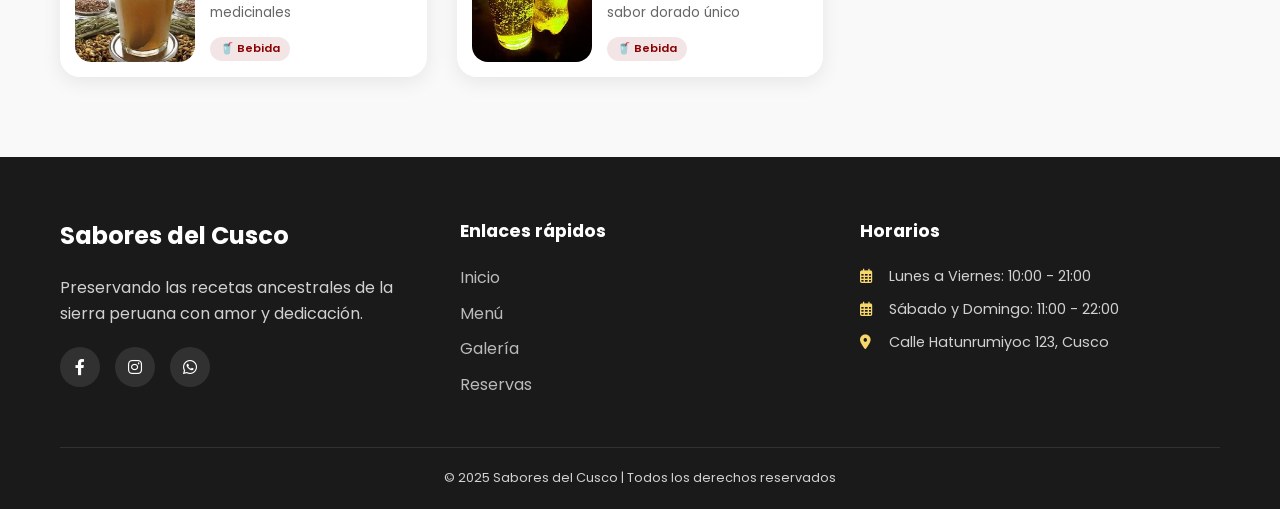
<file: menu.html>
<!DOCTYPE html>
<html lang="es">
<head>
  <meta charset="utf-8">
  <title>Menú | Sabores del Cusco</title>
  <meta name="viewport" content="width=device-width, initial-scale=1.0">
  
  <!-- Google Fonts -->
  <link href="https://fonts.googleapis.com/css2?family=Poppins:wght@300;400;500;600;700;800&display=swap" rel="stylesheet">
  <!-- Font Awesome -->
  <link rel="stylesheet" href="https://cdnjs.cloudflare.com/ajax/libs/font-awesome/6.0.0-beta3/css/all.min.css">
  <!-- CSS -->
  <link rel="stylesheet" href="menu.css">
</head>
<body>

<!-- ============================================
     NAVEGACIÓN
     ============================================ -->
<nav class="navbar">
  <div class="container">
    <div class="navbar-brand">
      <img src="ruta_del_logo.png" alt="Logo" class="logo-img">
      <span class="brand-text">Sabores del <span class="highlight">Cusco</span></span>
    </div>
    
    <input type="checkbox" id="menu-toggle" class="menu-toggle">
    <label for="menu-toggle" class="menu-icon">
      <i class="fas fa-bars"></i>
    </label>
    
    <div class="nav-menu">
      <ul class="nav-links">
        <li><a href="index.html">INICIO</a></li>
        <li><a href="bandera.html">PLATOS BANDERA</a></li>
        <li><a href="menu.html" >MENÚ</a></li>
        <li><a href="VIVENCIA.html">VIVENCIAS</a></li>
        <li><a href="galeria.html">HISTORIAS</a></li>
        <li><a href="reservas.html">RESERVAS</a></li>
      </ul>
      
      <div class="navbar-social">
        <a href="#"><i class="fab fa-facebook-f"></i></a>
        <a href="#"><i class="fab fa-instagram"></i></a>
        <a href="#"><i class="fab fa-whatsapp"></i></a>
      </div>
    </div>
  </div>
</nav>

<!-- ============================================
     SECCIÓN MENÚ
     ============================================ -->
<section class="menu-page">
  <div class="container">
    <div class="section-header">
      <span class="section-tag">Nuestra Carta</span>
      <h1 class="section-title">Menú <span class="highlight">Típico</span></h1>
      <div class="divider"></div>
      <p class="section-description">Descubre nuestros platos tradicionales preparados con recetas ancestrales</p>
    </div>
    
    <!-- FILTROS POR CATEGORÍA -->
    <div class="filtros-menu">
      <button class="filtro-btn active" data-categoria="todos">Todos</button>
      <button class="filtro-btn" data-categoria="entradas">Entradas</button>
      <button class="filtro-btn" data-categoria="principales">Platos Principales</button>
      <button class="filtro-btn" data-categoria="postres">Postres</button>
      <button class="filtro-btn" data-categoria="bebidas">Bebidas</button>
    </div>
    
    <!-- GRID DE PLATOS -->
    <div class="menu-grid" id="menuGrid">
      <!-- Los platos se cargarán con JavaScript -->
    </div>
  </div>
</section>

<!-- ============================================
     FOOTER
     ============================================ -->
<footer class="footer">
  <div class="container">
    <div class="footer-grid">
      <div class="footer-info">
        <h3>Sabores del Cusco</h3>
        <p>Preservando las recetas ancestrales de la sierra peruana con amor y dedicación.</p>
        <div class="footer-social">
          <a href="#"><i class="fab fa-facebook-f"></i></a>
          <a href="#"><i class="fab fa-instagram"></i></a>
          <a href="#"><i class="fab fa-whatsapp"></i></a>
        </div>
      </div>
      
      <div class="footer-links">
        <h4>Enlaces rápidos</h4>
        <ul>
          <li><a href="index.html">Inicio</a></li>
          <li><a href="menu.html">Menú</a></li>
          <li><a href="galeria.html">Galería</a></li>
          <li><a href="reservas.html">Reservas</a></li>
        </ul>
      </div>
      
      <div class="footer-contact">
        <h4>Horarios</h4>
        <p><i class="far fa-calendar-alt"></i> Lunes a Viernes: 10:00 - 21:00</p>
        <p><i class="far fa-calendar-alt"></i> Sábado y Domingo: 11:00 - 22:00</p>
        <p><i class="fas fa-map-marker-alt"></i> Calle Hatunrumiyoc 123, Cusco</p>
      </div>
    </div>
    
    <div class="footer-bottom">
      <p>&copy; 2025 Sabores del Cusco | Todos los derechos reservados</p>
    </div>
  </div>
</footer>

<!-- JavaScript -->
<script src="menu-script.js"></script>
</body>
</html>
</file>
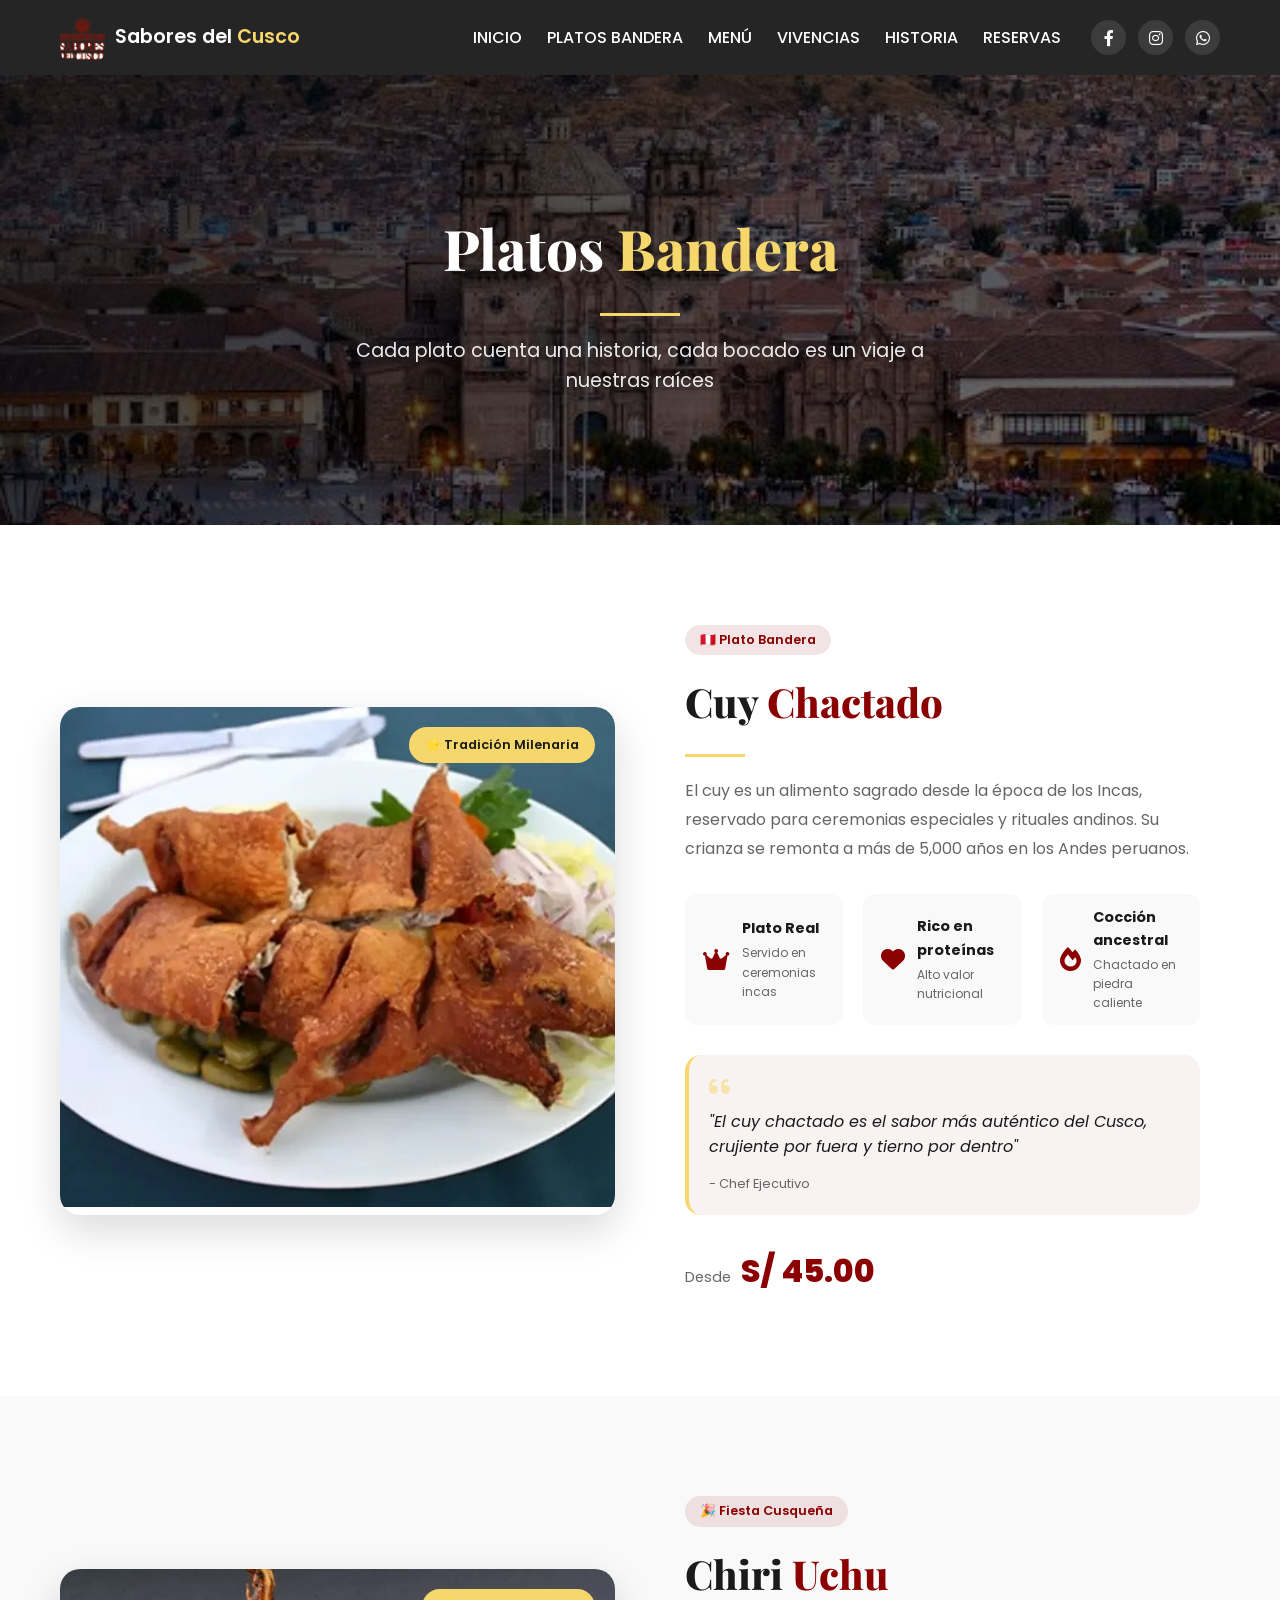
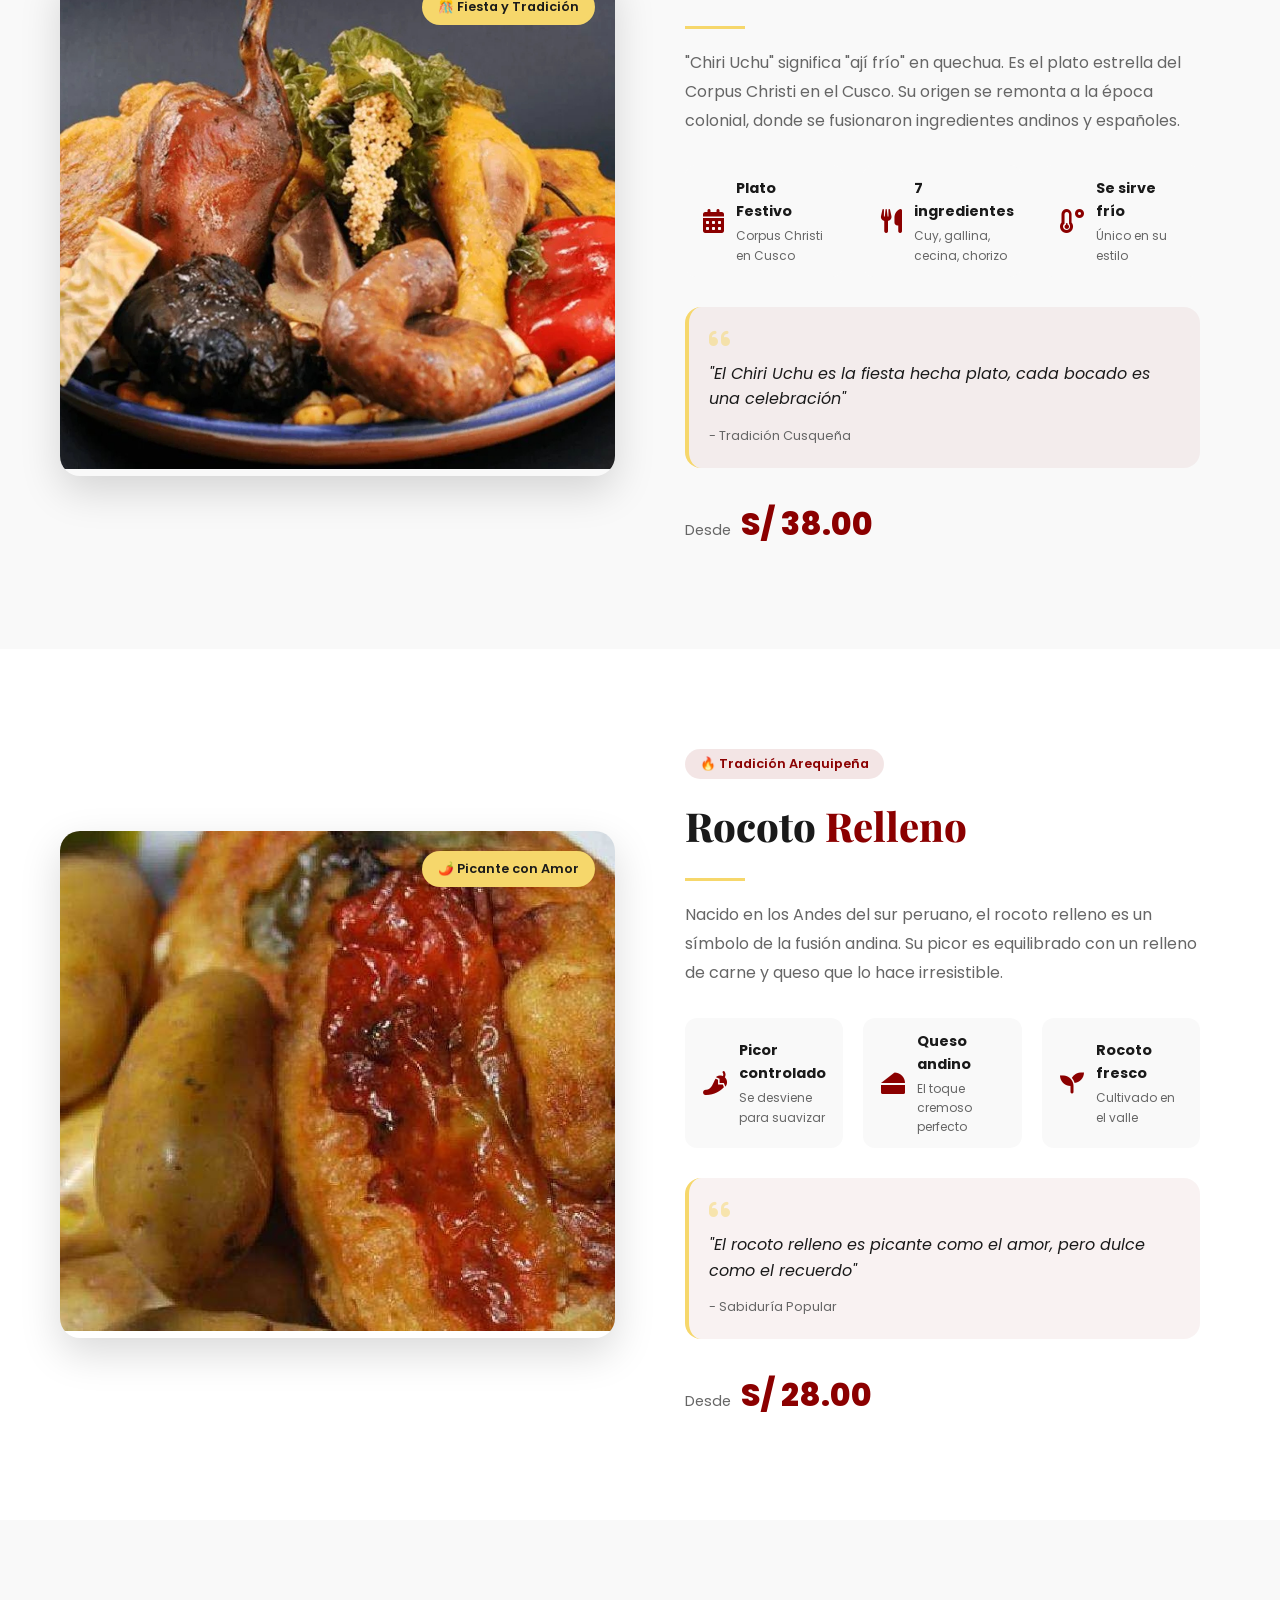
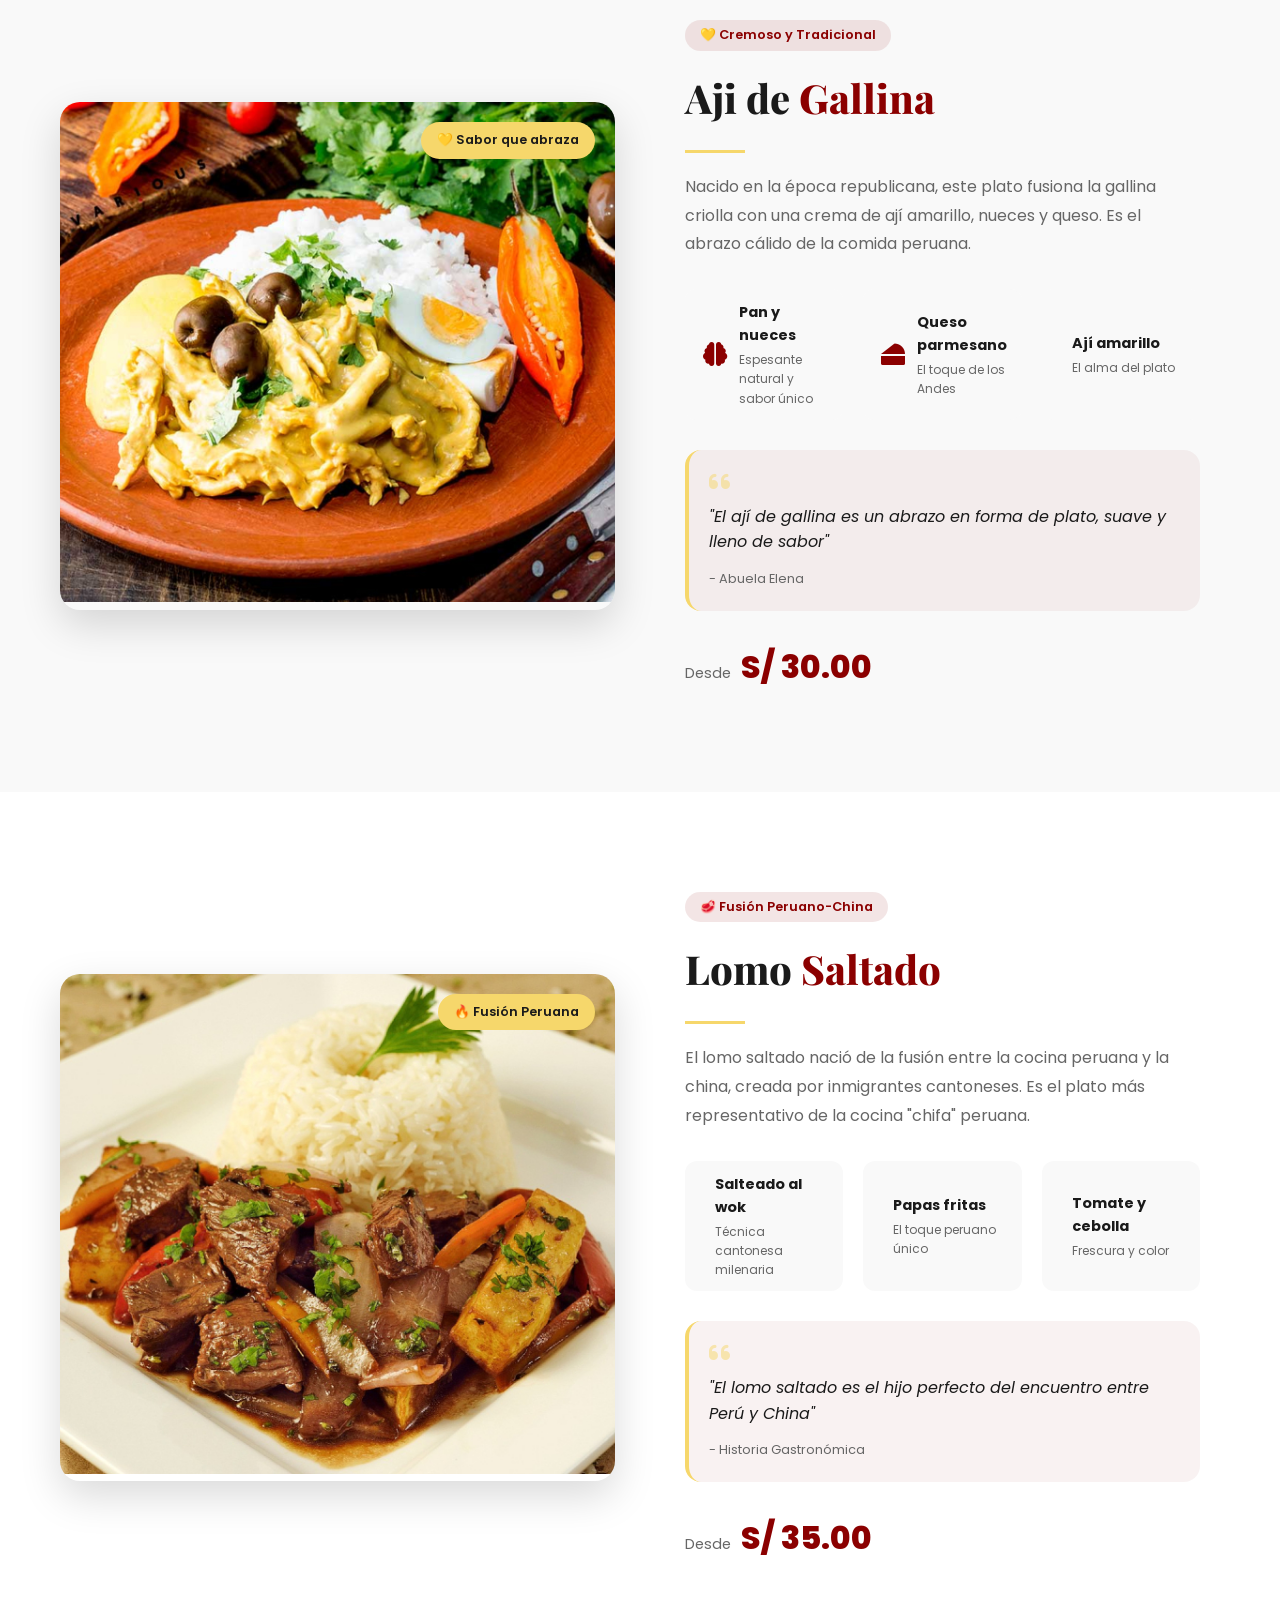
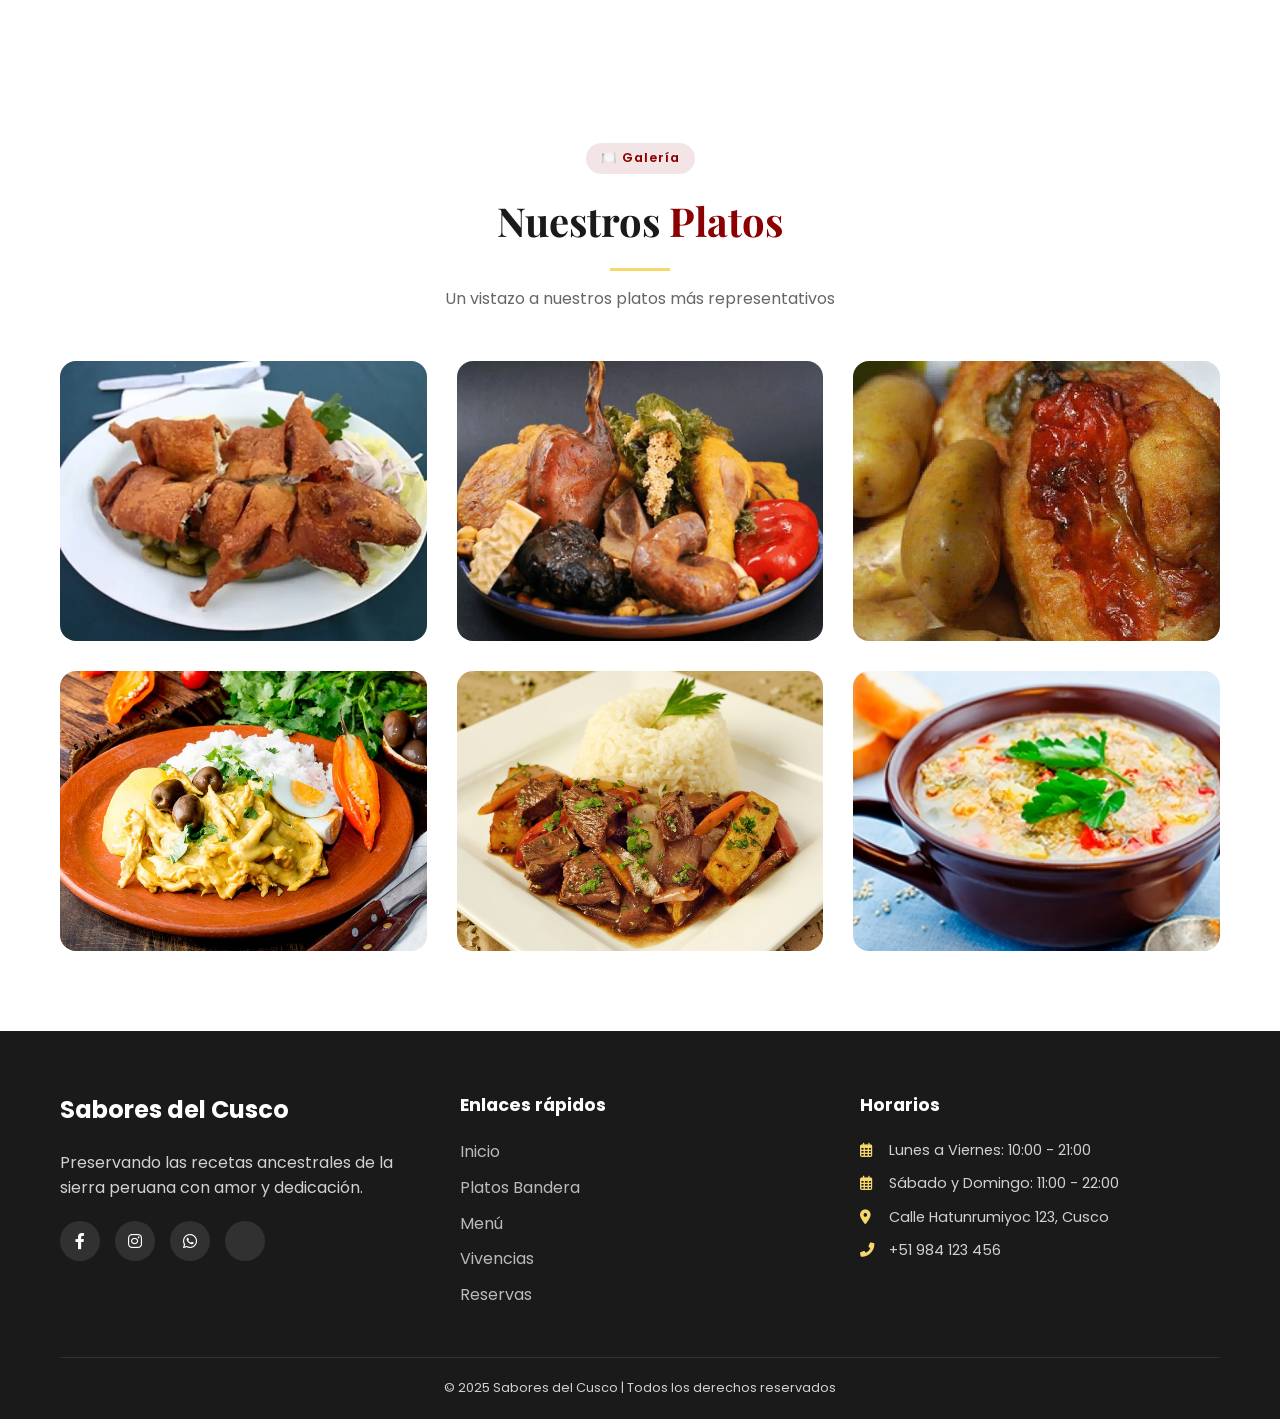
<file: Platos.html>
<!DOCTYPE html>
<html lang="es">
<head>
  <meta charset="UTF-8">
  <meta name="viewport" content="width=device-width, initial-scale=1.0">
  <meta name="description" content="Descubre la historia detrás de nuestros platos bandera - Sabores del Cusco">
  <title>Platos Bandera | Sabores del Cusco</title>
  
  <!-- Google Fonts -->
  <link href="https://fonts.googleapis.com/css2?family=Poppins:wght@300;400;500;600;700;800&display=swap" rel="stylesheet">
  <link href="https://fonts.googleapis.com/css2?family=Playfair+Display:wght@400;500;600;700;800;900&display=swap" rel="stylesheet">
  
  <!-- Font Awesome -->
  <link rel="stylesheet" href="https://cdnjs.cloudflare.com/ajax/libs/font-awesome/6.0.0-beta3/css/all.min.css">
  
  <!-- CSS -->
  <link rel="stylesheet" href="platos.css">
</head>
<body>

<!-- ============================================
     NAVEGACIÓN
     ============================================ -->
<nav class="navbar">
  <div class="container">
    <div class="navbar-brand">
      <img src="ruta_del_logo.png" alt="Logo" class="logo-img">
      <span class="brand-text">Sabores del <span class="highlight">Cusco</span></span>
    </div>
    
    <input type="checkbox" id="menu-toggle" class="menu-toggle">
    <label for="menu-toggle" class="menu-icon">
      <i class="fas fa-bars"></i>
    </label>
    
    <div class="nav-menu">
      <ul class="nav-links">
        <li><a href="index.html">INICIO</a></li>
        <li><a href="PLATOS.html">PLATOS BANDERA</a></li>
        <li><a href="menu.html">MENÚ</a></li>
        <li><a href="VIVENCIA.html">VIVENCIAS</a></li>
        <li><a href="index.html#historia">HISTORIA</a></li>
        <li><a href="index.html#reservas">RESERVAS</a></li>
      </ul>
      
      <div class="navbar-social">
        <a href="#"><i class="fab fa-facebook-f"></i></a>
        <a href="#"><i class="fab fa-instagram"></i></a>
        <a href="#"><i class="fab fa-whatsapp"></i></a>
      </div>
    </div>
  </div>
</nav>

<!-- ============================================
     HERO DE PLATOS BANDERA
     ============================================ -->
<section class="hero-platos">
  <div class="hero-platos-overlay"></div>
  <div class="container hero-platos-content">
    <h1 class="hero-platos-title">Platos <span class="highlight">Bandera</span></h1>
    <div class="hero-platos-divider"></div>
    <p class="hero-platos-subtitle">Cada plato cuenta una historia, cada bocado es un viaje a nuestras raíces</p>
  </div>
</section>

<!-- ============================================
     HISTORIA DEL CUY CHACTADO
     ============================================ -->
<section class="plato-historia">
  <div class="container">
    <div class="plato-grid">
      <div class="plato-imagen">
        <img src="images_cuy.jpg.jpg" alt="Cuy Chactado" onerror="this.src='https://placehold.co/600x500/8B0000/white?text=Cuy+Chactado'">
        <div class="plato-badge">⭐ Tradición Milenaria</div>
      </div>
      <div class="plato-contenido">
        <span class="plato-categoria">🇵🇪 Plato Bandera</span>
        <h2 class="plato-titulo">Cuy <span class="highlight">Chactado</span></h2>
        <div class="plato-divider"></div>
        <p class="plato-descripcion">El cuy es un alimento sagrado desde la época de los Incas, reservado para ceremonias especiales y rituales andinos. Su crianza se remonta a más de 5,000 años en los Andes peruanos.</p>
        
        <div class="plato-curiosidades">
          <div class="curiosidad">
            <i class="fas fa-crown"></i>
            <div>
              <h4>Plato Real</h4>
              <p>Servido en ceremonias incas</p>
            </div>
          </div>
          <div class="curiosidad">
            <i class="fas fa-heart"></i>
            <div>
              <h4>Rico en proteínas</h4>
              <p>Alto valor nutricional</p>
            </div>
          </div>
          <div class="curiosidad">
            <i class="fas fa-fire"></i>
            <div>
              <h4>Cocción ancestral</h4>
              <p>Chactado en piedra caliente</p>
            </div>
          </div>
        </div>
        
        <div class="plato-cita">
          <i class="fas fa-quote-left"></i>
          <p>"El cuy chactado es el sabor más auténtico del Cusco, crujiente por fuera y tierno por dentro"</p>
          <span>- Chef Ejecutivo</span>
        </div>
        
        <div class="plato-precio">
          <span class="precio-label">Desde</span>
          <span class="precio-valor">S/ 45.00</span>
        </div>
      </div>
    </div>
  </div>
</section>

<!-- ============================================
     HISTORIA DEL CHIRI UCHU
     ============================================ -->
<section class="plato-historia par">
  <div class="container">
    <div class="plato-grid reverse">
      <div class="plato-contenido">
        <span class="plato-categoria">🎉 Fiesta Cusqueña</span>
        <h2 class="plato-titulo">Chiri <span class="highlight">Uchu</span></h2>
        <div class="plato-divider"></div>
        <p class="plato-descripcion">"Chiri Uchu" significa "ají frío" en quechua. Es el plato estrella del Corpus Christi en el Cusco. Su origen se remonta a la época colonial, donde se fusionaron ingredientes andinos y españoles.</p>
        
        <div class="plato-curiosidades">
          <div class="curiosidad">
            <i class="fas fa-calendar-alt"></i>
            <div>
              <h4>Plato Festivo</h4>
              <p>Corpus Christi en Cusco</p>
            </div>
          </div>
          <div class="curiosidad">
            <i class="fas fa-utensils"></i>
            <div>
              <h4>7 ingredientes</h4>
              <p>Cuy, gallina, cecina, chorizo</p>
            </div>
          </div>
          <div class="curiosidad">
            <i class="fas fa-temperature-low"></i>
            <div>
              <h4>Se sirve frío</h4>
              <p>Único en su estilo</p>
            </div>
          </div>
        </div>
        
        <div class="plato-cita">
          <i class="fas fa-quote-left"></i>
          <p>"El Chiri Uchu es la fiesta hecha plato, cada bocado es una celebración"</p>
          <span>- Tradición Cusqueña</span>
        </div>
        
        <div class="plato-precio">
          <span class="precio-label">Desde</span>
          <span class="precio-valor">S/ 38.00</span>
        </div>
      </div>
      <div class="plato-imagen">
        <img src="images_chiriuchu.jpg" alt="Chiri Uchu" onerror="this.src='https://placehold.co/600x500/8B0000/white?text=Chiri+Uchu'">
        <div class="plato-badge">🎊 Fiesta y Tradición</div>
      </div>
    </div>
  </div>
</section>

<!-- ============================================
     HISTORIA DEL ROCOTO RELLENO
     ============================================ -->
<section class="plato-historia">
  <div class="container">
    <div class="plato-grid">
      <div class="plato-imagen">
        <img src="images_rocoto.jpg" alt="Rocoto Relleno" onerror="this.src='https://placehold.co/600x500/8B0000/white?text=Rocoto+Relleno'">
        <div class="plato-badge">🌶️ Picante con Amor</div>
      </div>
      <div class="plato-contenido">
        <span class="plato-categoria">🔥 Tradición Arequipeña</span>
        <h2 class="plato-titulo">Rocoto <span class="highlight">Relleno</span></h2>
        <div class="plato-divider"></div>
        <p class="plato-descripcion">Nacido en los Andes del sur peruano, el rocoto relleno es un símbolo de la fusión andina. Su picor es equilibrado con un relleno de carne y queso que lo hace irresistible.</p>
        
        <div class="plato-curiosidades">
          <div class="curiosidad">
            <i class="fas fa-pepper-hot"></i>
            <div>
              <h4>Picor controlado</h4>
              <p>Se desviene para suavizar</p>
            </div>
          </div>
          <div class="curiosidad">
            <i class="fas fa-cheese"></i>
            <div>
              <h4>Queso andino</h4>
              <p>El toque cremoso perfecto</p>
            </div>
          </div>
          <div class="curiosidad">
            <i class="fas fa-seedling"></i>
            <div>
              <h4>Rocoto fresco</h4>
              <p>Cultivado en el valle</p>
            </div>
          </div>
        </div>
        
        <div class="plato-cita">
          <i class="fas fa-quote-left"></i>
          <p>"El rocoto relleno es picante como el amor, pero dulce como el recuerdo"</p>
          <span>- Sabiduría Popular</span>
        </div>
        
        <div class="plato-precio">
          <span class="precio-label">Desde</span>
          <span class="precio-valor">S/ 28.00</span>
        </div>
      </div>
    </div>
  </div>
</section>

<!-- ============================================
     HISTORIA DEL AJI DE GALLINA
     ============================================ -->
<section class="plato-historia par">
  <div class="container">
    <div class="plato-grid reverse">
      <div class="plato-contenido">
        <span class="plato-categoria">💛 Cremoso y Tradicional</span>
        <h2 class="plato-titulo">Aji de <span class="highlight">Gallina</span></h2>
        <div class="plato-divider"></div>
        <p class="plato-descripcion">Nacido en la época republicana, este plato fusiona la gallina criolla con una crema de ají amarillo, nueces y queso. Es el abrazo cálido de la comida peruana.</p>
        
        <div class="plato-curiosidades">
          <div class="curiosidad">
            <i class="fas fa-brain"></i>
            <div>
              <h4>Pan y nueces</h4>
              <p>Espesante natural y sabor único</p>
            </div>
          </div>
          <div class="curiosidad">
            <i class="fas fa-cheese"></i>
            <div>
              <h4>Queso parmesano</h4>
              <p>El toque de los Andes</p>
            </div>
          </div>
          <div class="curiosidad">
            <i class="fas fa-chili-pepper"></i>
            <div>
              <h4>Ají amarillo</h4>
              <p>El alma del plato</p>
            </div>
          </div>
        </div>
        
        <div class="plato-cita">
          <i class="fas fa-quote-left"></i>
          <p>"El ají de gallina es un abrazo en forma de plato, suave y lleno de sabor"</p>
          <span>- Abuela Elena</span>
        </div>
        
        <div class="plato-precio">
          <span class="precio-label">Desde</span>
          <span class="precio-valor">S/ 30.00</span>
        </div>
      </div>
      <div class="plato-imagen">
        <img src="aji.jpg" alt="Aji de Gallina" onerror="this.src='https://placehold.co/600x500/8B0000/white?text=Aji+de+Gallina'">
        <div class="plato-badge">💛 Sabor que abraza</div>
      </div>
    </div>
  </div>
</section>

<!-- ============================================
     HISTORIA DEL LOMO SALTADO
     ============================================ -->
<section class="plato-historia">
  <div class="container">
    <div class="plato-grid">
      <div class="plato-imagen">
        <img src="lomo_saltado.jpg" alt="Lomo Saltado" onerror="this.src='https://placehold.co/600x500/8B0000/white?text=Lomo+Saltado'">
        <div class="plato-badge">🔥 Fusión Peruana</div>
      </div>
      <div class="plato-contenido">
        <span class="plato-categoria">🥩 Fusión Peruano-China</span>
        <h2 class="plato-titulo">Lomo <span class="highlight">Saltado</span></h2>
        <div class="plato-divider"></div>
        <p class="plato-descripcion">El lomo saltado nació de la fusión entre la cocina peruana y la china, creada por inmigrantes cantoneses. Es el plato más representativo de la cocina "chifa" peruana.</p>
        
        <div class="plato-curiosidades">
          <div class="curiosidad">
            <i class="fas fa-wok"></i>
            <div>
              <h4>Salteado al wok</h4>
              <p>Técnica cantonesa milenaria</p>
            </div>
          </div>
          <div class="curiosidad">
            <i class="fas fa-french-fries"></i>
            <div>
              <h4>Papas fritas</h4>
              <p>El toque peruano único</p>
            </div>
          </div>
          <div class="curiosidad">
            <i class="fas fa-tomato"></i>
            <div>
              <h4>Tomate y cebolla</h4>
              <p>Frescura y color</p>
            </div>
          </div>
        </div>
        
        <div class="plato-cita">
          <i class="fas fa-quote-left"></i>
          <p>"El lomo saltado es el hijo perfecto del encuentro entre Perú y China"</p>
          <span>- Historia Gastronómica</span>
        </div>
        
        <div class="plato-precio">
          <span class="precio-label">Desde</span>
          <span class="precio-valor">S/ 35.00</span>
        </div>
      </div>
    </div>
  </div>
</section>

<!-- ============================================
     GALERÍA DE SABORES
     ============================================ -->
<section class="galeria-sabores">
  <div class="container">
    <div class="section-header">
      <span class="section-tag">🍽️ Galería</span>
      <h2 class="section-title">Nuestros <span class="highlight">Platos</span></h2>
      <div class="divider"></div>
      <p class="section-description">Un vistazo a nuestros platos más representativos</p>
    </div>
    
    <div class="galeria-grid">
      <div class="galeria-item">
        <img src="images_cuy.jpg.jpg" alt="Cuy Chactado">
        <div class="galeria-overlay">
          <h4>Cuy Chactado</h4>
          <p>Tradicional / Crocante</p>
        </div>
      </div>
      <div class="galeria-item">
        <img src="images_chiriuchu.jpg" alt="Chiri Uchu">
        <div class="galeria-overlay">
          <h4>Chiri Uchu</h4>
          <p>Fiestas / Típico</p>
        </div>
      </div>
      <div class="galeria-item">
        <img src="images_rocoto.jpg" alt="Rocoto Relleno">
        <div class="galeria-overlay">
          <h4>Rocoto Relleno</h4>
          <p>Picante / Relleno</p>
        </div>
      </div>
      <div class="galeria-item">
        <img src="aji.jpg" alt="Aji de Gallina">
        <div class="galeria-overlay">
          <h4>Aji de Gallina</h4>
          <p>Cremoso / Ají amarillo</p>
        </div>
      </div>
      <div class="galeria-item">
        <img src="lomo_saltado.jpg" alt="Lomo Saltado">
        <div class="galeria-overlay">
          <h4>Lomo Saltado</h4>
          <p>Saltado / Jugoso</p>
        </div>
      </div>
      <div class="galeria-item">
        <img src="images_sopa.jpg" alt="Sopa de Quinua">
        <div class="galeria-overlay">
          <h4>Sopa de Quinua</h4>
          <p>Saludable / Andina</p>
        </div>
      </div>
    </div>
  </div>
</section>

<!-- ============================================
     FOOTER
     ============================================ -->
<footer class="footer">
  <div class="container">
    <div class="footer-grid">
      <div class="footer-info">
        <h3>Sabores del Cusco</h3>
        <p>Preservando las recetas ancestrales de la sierra peruana con amor y dedicación.</p>
        <div class="footer-social">
          <a href="#"><i class="fab fa-facebook-f"></i></a>
          <a href="#"><i class="fab fa-instagram"></i></a>
          <a href="#"><i class="fab fa-whatsapp"></i></a>
          <a href="#"><i class="fab fa-tripadvisor"></i></a>
        </div>
      </div>
      
      <div class="footer-links">
        <h4>Enlaces rápidos</h4>
        <ul>
          <li><a href="index.html">Inicio</a></li>
          <li><a href="PLATOS.html">Platos Bandera</a></li>
          <li><a href="index.html#menu">Menú</a></li>
          <li><a href="VIVENCIA.html">Vivencias</a></li>
          <li><a href="index.html#reservas">Reservas</a></li>
        </ul>
      </div>
      
      <div class="footer-contact">
        <h4>Horarios</h4>
        <p><i class="far fa-calendar-alt"></i> Lunes a Viernes: 10:00 - 21:00</p>
        <p><i class="far fa-calendar-alt"></i> Sábado y Domingo: 11:00 - 22:00</p>
        <p><i class="fas fa-map-marker-alt"></i> Calle Hatunrumiyoc 123, Cusco</p>
        <p><i class="fas fa-phone-alt"></i> +51 984 123 456</p>
      </div>
    </div>
    
    <div class="footer-bottom">
      <p>&copy; 2025 Sabores del Cusco | Todos los derechos reservados</p>
    </div>
  </div>
</footer>

</body>
</html>
</file>
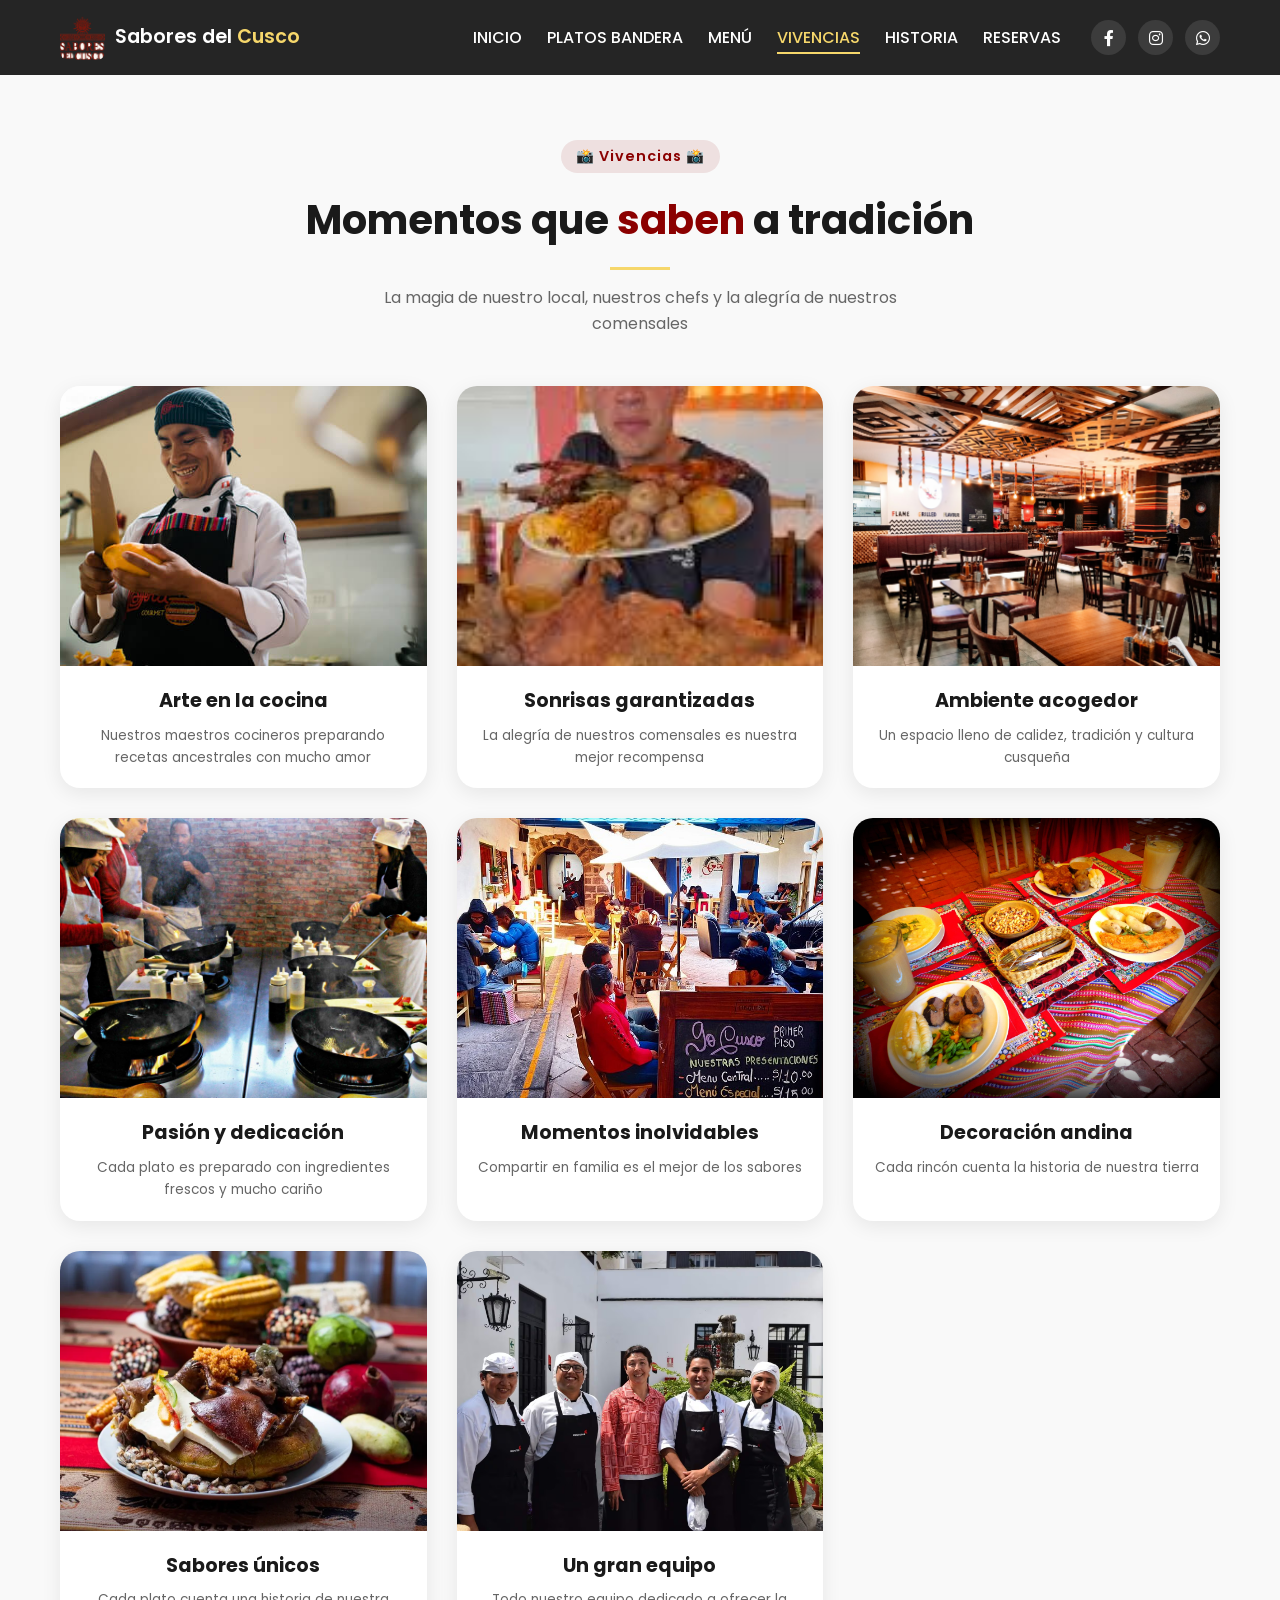
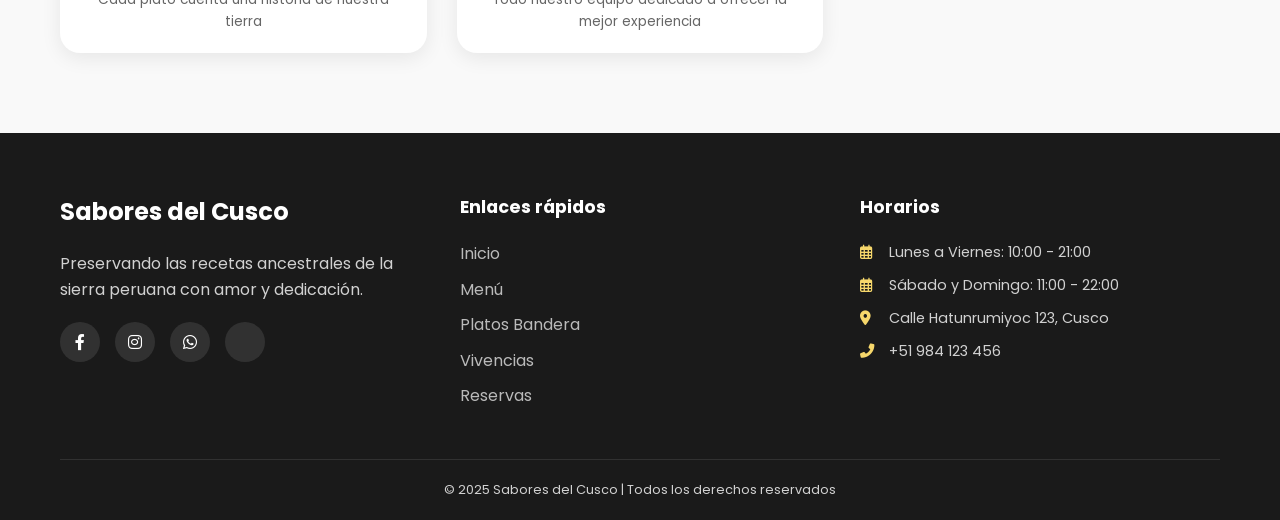
<file: VIVENCIA.html>
<!DOCTYPE html>
<html lang="es">
<head>
  <meta charset="UTF-8">
  <meta name="viewport" content="width=device-width, initial-scale=1.0">
  <meta name="description" content="Galería de experiencias - Chefs cocinando, clientes felices y el ambiente de Sabores del Cusco">
  <title>Vivencias | Sabores del Cusco</title>
  
  <!-- Google Fonts -->
  <link href="https://fonts.googleapis.com/css2?family=Poppins:wght@300;400;500;600;700;800&display=swap" rel="stylesheet">
  
  <!-- Font Awesome -->
  <link rel="stylesheet" href="https://cdnjs.cloudflare.com/ajax/libs/font-awesome/6.0.0-beta3/css/all.min.css">
  
  <!-- CSS -->
  <link rel="stylesheet" href="vivencia.css">
</head>
<body>

<!-- ============================================
     NAVEGACIÓN
     ============================================ -->
<nav class="navbar">
  <div class="container">
    <div class="navbar-brand">
      <img src="ruta_del_logo.png" alt="Logo" class="logo-img">
      <span class="brand-text">Sabores del <span class="highlight">Cusco</span></span>
    </div>
    
    <input type="checkbox" id="menu-toggle" class="menu-toggle">
    <label for="menu-toggle" class="menu-icon">
      <i class="fas fa-bars"></i>
    </label>
    
    <div class="nav-menu">
      <ul class="nav-links">
        <li><a href="index.html">INICIO</a></li>
        <li><a href="bandera.html">PLATOS BANDERA</a></li>
        <li><a href="menu.html">MENÚ</a></li>
        <li><a href="VIVENCIA.html" class="active">VIVENCIAS</a></li>
        <li><a href="index.html#historia">HISTORIA</a></li>
        <li><a href="index.html#reservas">RESERVAS</a></li>
      </ul>
      
      <div class="navbar-social">
        <a href="#"><i class="fab fa-facebook-f"></i></a>
        <a href="#"><i class="fab fa-instagram"></i></a>
        <a href="#"><i class="fab fa-whatsapp"></i></a>
      </div>
    </div>
  </div>
</nav>

<!-- ============================================
     SECCIÓN VIVENCIAS - GALERÍA DE EXPERIENCIAS
     ============================================ -->
<section class="vivencias-page">
  <div class="container">
    <div class="section-header">
      <span class="section-tag">📸 Vivencias 📸</span>
      <h1 class="section-title">Momentos que <span class="highlight">saben</span> a tradición</h1>
      <div class="divider"></div>
      <p class="section-description">La magia de nuestro local, nuestros chefs y la alegría de nuestros comensales</p>
    </div>
    
    <div class="vivencias-grid">
      <!-- Chefs cocinando -->
      <div class="vivencia-card">
        <div class="vivencia-image">
          <img src="chef_cocinando1.jpg" alt="Chef preparando plato tradicional" onerror="this.src='https://placehold.co/600x400/8B0000/white?text=Chef+Cocinando'">
          <div class="vivencia-overlay">
            <span class="vivencia-tag">👨‍🍳 Nuestros Chefs</span>
          </div>
        </div>
        <div class="vivencia-info">
          <h4>Arte en la cocina</h4>
          <p>Nuestros maestros cocineros preparando recetas ancestrales con mucho amor</p>
        </div>
      </div>
      
      <!-- Clientes felices -->
      <div class="vivencia-card">
        <div class="vivencia-image">
          <img src="clientes_felices1.jpg" alt="Clientes felices comiendo" onerror="this.src='https://placehold.co/600x400/8B0000/white?text=Clientes+Felices'">
          <div class="vivencia-overlay">
            <span class="vivencia-tag">😊 Clientes Felices</span>
          </div>
        </div>
        <div class="vivencia-info">
          <h4>Sonrisas garantizadas</h4>
          <p>La alegría de nuestros comensales es nuestra mejor recompensa</p>
        </div>
      </div>
      
      <!-- Ambiente del local -->
      <div class="vivencia-card">
        <div class="vivencia-image">
          <img src="local_ambiente1.jpg" alt="Ambiente acogedor del restaurante" onerror="this.src='https://placehold.co/600x400/8B0000/white?text=Nuestro+Local'">
          <div class="vivencia-overlay">
            <span class="vivencia-tag">🏠 Nuestro Local</span>
          </div>
        </div>
        <div class="vivencia-info">
          <h4>Ambiente acogedor</h4>
          <p>Un espacio lleno de calidez, tradición y cultura cusqueña</p>
        </div>
      </div>
      
      <!-- Chefs en acción - segundo chef -->
      <div class="vivencia-card">
        <div class="vivencia-image">
          <img src="chef_cocinando2.jpg" alt="Chef en la cocina" onerror="this.src='https://placehold.co/600x400/8B0000/white?text=Chef+en+Acción'">
          <div class="vivencia-overlay">
            <span class="vivencia-tag">🔥 Pasión por Cocinar</span>
          </div>
        </div>
        <div class="vivencia-info">
          <h4>Pasión y dedicación</h4>
          <p>Cada plato es preparado con ingredientes frescos y mucho cariño</p>
        </div>
      </div>
      
      <!-- Clientes en grupo -->
      <div class="vivencia-card">
        <div class="vivencia-image">
          <img src="clientes_grupo.jpg" alt="Grupo de clientes compartiendo" onerror="this.src='https://placehold.co/600x400/8B0000/white?text=Compartiendo'">
          <div class="vivencia-overlay">
            <span class="vivencia-tag">👪 Familia y Amigos</span>
          </div>
        </div>
        <div class="vivencia-info">
          <h4>Momentos inolvidables</h4>
          <p>Compartir en familia es el mejor de los sabores</p>
        </div>
      </div>
      
      <!-- Decoración del local -->
      <div class="vivencia-card">
        <div class="vivencia-image">
          <img src="decoracion_local.jpg" alt="Decoración típica del local" onerror="this.src='https://placehold.co/600x400/8B0000/white?text=Decoración+Típica'">
          <div class="vivencia-overlay">
            <span class="vivencia-tag">🪶 Tradición y Cultura</span>
          </div>
        </div>
        <div class="vivencia-info">
          <h4>Decoración andina</h4>
          <p>Cada rincón cuenta la historia de nuestra tierra</p>
        </div>
      </div>
      
      <!-- Platos recién servidos -->
      <div class="vivencia-card">
        <div class="vivencia-image">
          <img src="plato_servido.jpg" alt="Plato típico servido en mesa" onerror="this.src='https://placehold.co/600x400/8B0000/white?text=Plato+Típico'">
          <div class="vivencia-overlay">
            <span class="vivencia-tag">🍽️ Nuestros Platos</span>
          </div>
        </div>
        <div class="vivencia-info">
          <h4>Sabores únicos</h4>
          <p>Cada plato cuenta una historia de nuestra tierra</p>
        </div>
      </div>
      
      <!-- Equipo completo -->
      <div class="vivencia-card">
        <div class="vivencia-image">
          <img src="equipo_completo.jpg" alt="Todo el equipo del restaurante" onerror="this.src='https://placehold.co/600x400/8B0000/white?text=Nuestro+Equipo'">
          <div class="vivencia-overlay">
            <span class="vivencia-tag">🤝 Trabajo en Equipo</span>
          </div>
        </div>
        <div class="vivencia-info">
          <h4>Un gran equipo</h4>
          <p>Todo nuestro equipo dedicado a ofrecer la mejor experiencia</p>
        </div>
      </div>
    </div>
  </div>
</section>

<!-- ============================================
     FOOTER
     ============================================ -->
<footer class="footer">
  <div class="container">
    <div class="footer-grid">
      <div class="footer-info">
        <h3>Sabores del Cusco</h3>
        <p>Preservando las recetas ancestrales de la sierra peruana con amor y dedicación.</p>
        <div class="footer-social">
          <a href="#"><i class="fab fa-facebook-f"></i></a>
          <a href="#"><i class="fab fa-instagram"></i></a>
          <a href="#"><i class="fab fa-whatsapp"></i></a>
          <a href="#"><i class="fab fa-tripadvisor"></i></a>
        </div>
      </div>
      
      <div class="footer-links">
        <h4>Enlaces rápidos</h4>
        <ul>
          <li><a href="index.html">Inicio</a></li>
          <li><a href="index.html#menu">Menú</a></li>
          <li><a href="index.html#gallery">Platos Bandera</a></li>
          <li><a href="VIVENCIA.html">Vivencias</a></li>
          <li><a href="index.html#reservas">Reservas</a></li>
        </ul>
      </div>
      
      <div class="footer-contact">
        <h4>Horarios</h4>
        <p><i class="far fa-calendar-alt"></i> Lunes a Viernes: 10:00 - 21:00</p>
        <p><i class="far fa-calendar-alt"></i> Sábado y Domingo: 11:00 - 22:00</p>
        <p><i class="fas fa-map-marker-alt"></i> Calle Hatunrumiyoc 123, Cusco</p>
        <p><i class="fas fa-phone-alt"></i> +51 984 123 456</p>
      </div>
    </div>
    
    <div class="footer-bottom">
      <p>&copy; 2025 Sabores del Cusco | Todos los derechos reservados</p>
    </div>
  </div>
</footer>

<script>
  // Preloader
  window.addEventListener('load', function() {
    const preloader = document.querySelector('.preloader');
    if (preloader) {
      setTimeout(() => {
        preloader.style.opacity = '0';
        setTimeout(() => {
          preloader.style.display = 'none';
        }, 500);
      }, 800);
    }
  });
</script>

</body>
</html>
</file>
<file: style.css>
/* ============================================
   SABORES DEL CUSCO - ESTILOS COMPLETOS
   ============================================ */

/* Variables */
:root {
  --color-primary: #8B0000;
  --color-primary-dark: #6B0000;
  --color-secondary: #F6D76B;
  --color-secondary-dark: #e6c75a;
  --color-dark: #1a1a1a;
  --color-gray: #666;
  --color-light: #f9f9f9;
  --color-white: #ffffff;
  --font-main: 'Poppins', sans-serif;
  --transition: all 0.3s ease;
  --shadow: 0 5px 20px rgba(0,0,0,0.08);
  --shadow-hover: 0 15px 40px rgba(0,0,0,0.15);
}

* {
  margin: 0;
  padding: 0;
  box-sizing: border-box;
}

html {
  scroll-behavior: smooth;
}

body {
  font-family: var(--font-main);
  color: var(--color-dark);
  line-height: 1.6;
  background-color: var(--color-white);
}

.container {
  max-width: 1200px;
  margin: 0 auto;
  padding: 0 20px;
}

/* ============================================
   NAVEGACIÓN
   ============================================ */
.navbar {
  background: rgba(26, 26, 26, 0.95);
  padding: 15px 0;
  position: fixed;
  top: 0;
  width: 100%;
  z-index: 1000;
  backdrop-filter: blur(10px);
}

.navbar .container {
  display: flex;
  justify-content: space-between;
  align-items: center;
  flex-wrap: wrap;
}
/* Tamaño del logo */
.logo-img {
  width: 40px;    
  height: 40px;   
  object-fit: cover;
  border-radius: 8px;  /* Opcional: esquinas redondeadas */
}
.navbar-brand {
  display: flex;
  align-items: center;
  gap: 10px;
}

.brand-text {
  font-size: 1.2rem;
  font-weight: 600;
  color: white;
}

.brand-text .highlight {
  color: var(--color-secondary);
}

.menu-toggle {
  display: none;
}

.menu-icon {
  display: none;
  font-size: 1.8rem;
  color: white;
  cursor: pointer;
}

.nav-menu {
  display: flex;
  align-items: center;
  gap: 30px;
}

.nav-links {
  display: flex;
  list-style: none;
  gap: 25px;
  margin: 0;
  padding: 0;
}

.nav-links li a {
  color: white;
  text-decoration: none;
  font-weight: 500;
  transition: var(--transition);
  position: relative;
  padding: 5px 0;
}

.nav-links li a:hover,
.nav-links li a.active {
  color: var(--color-secondary);
}

.nav-links li a::after {
  content: '';
  position: absolute;
  bottom: 0;
  left: 0;
  width: 0;
  height: 2px;
  background: var(--color-secondary);
  transition: var(--transition);
}

.nav-links li a:hover::after,
.nav-links li a.active::after {
  width: 100%;
}

.navbar-social {
  display: flex;
  gap: 12px;
}

.navbar-social a {
  width: 35px;
  height: 35px;
  background: rgba(255,255,255,0.1);
  border-radius: 50%;
  display: flex;
  align-items: center;
  justify-content: center;
  color: white;
  transition: var(--transition);
  text-decoration: none;
}

.navbar-social a:hover {
  background: var(--color-secondary);
  color: var(--color-dark);
  transform: translateY(-3px);
}

/* ============================================
   HERO SECTION CON CARRUSEL AUTOMÁTICO
   ============================================ */
.hero-section {
  margin-top: 80px;
  position: relative;
  min-height: calc(100vh - 80px);
  display: flex;
  align-items: center;
  overflow: hidden;
}

/* CARRUSEL */
.carrusel {
  position: absolute;
  top: 0;
  left: 0;
  width: 100%;
  height: 100%;
  z-index: 0;
}

.carrusel-contenedor {
  display: flex;
  width: 500%;
  height: 100%;
  animation: carruselAnimacion 20s infinite linear;
}

.carrusel-slide {
  width: 20%;
  height: 100%;
  position: relative;
  background-color: #484242; 
}

/* IMÁGENES COMPLETAS SIN CORTAR  */
.carrusel-slide img {
  width: 100%;
  height: 100%;
  object-fit: contain;     
  object-position: center; 
  display: block;
}

/* Overlay dentro de cada slide */
.slide-overlay {
  position: absolute;
  top: 0;
  left: 0;
  width: 100%;
  height: 100%;
  background: linear-gradient(135deg, (0,0,0,0.6), (0,0,0,0.4));
  pointer-events: none;
}

/* Animación del carrusel */
@keyframes carruselAnimacion {
  0% { transform: translateX(0); }
  8% { transform: translateX(0); }
  10% { transform: translateX(-20%); }
  18% { transform: translateX(-20%); }
  20% { transform: translateX(-40%); }
  28% { transform: translateX(-40%); }
  30% { transform: translateX(-60%); }
  38% { transform: translateX(-60%); }
  40% { transform: translateX(-80%); }
  48% { transform: translateX(-80%); }
  50% { transform: translateX(-80%); }
  58% { transform: translateX(-60%); }
  60% { transform: translateX(-40%); }
  68% { transform: translateX(-40%); }
  70% { transform: translateX(-20%); }
  78% { transform: translateX(-20%); }
  80% { transform: translateX(0); }
  100% { transform: translateX(0); }
}

/* Pausar animación al pasar el mouse */
.carrusel:hover .carrusel-contenedor {
  animation-play-state: paused;
}
/* Overlay general */
.hero-overlay {
  position: absolute;
  top: 0;
  left: 0;
  width: 100%;
  height: 100%;
  background: linear-gradient(135deg, (247, 246, 246, 0.7), (200, 198, 198, 0.987));
  z-index: 1;
}

.hero-content {
  position: relative;
  z-index: 2;
}

.hero-text {
  max-width: 600px;
}

.hero-title {
  font-size: 4rem;
  font-weight: 800;
  color: white;
  margin-bottom: 20px;
  line-height: 1.2;
  animation: fadeInUp 1s ease;
}

.hero-title .highlight {
  color: var(--color-secondary);
}

.hero-subtitle {
  font-size: 1.2rem;
  color: rgba(255,255,255,0.9);
  margin-bottom: 30px;
  animation: fadeInUp 1s ease 0.2s both;
}

.hero-buttons {
  display: flex;
  gap: 20px;
  flex-wrap: wrap;
  animation: fadeInUp 1s ease 0.4s both;
}

.btn {
  padding: 12px 32px;
  border-radius: 40px;
  font-weight: 600;
  transition: var(--transition);
  text-decoration: none;
  display: inline-flex;
  align-items: center;
  gap: 8px;
}

.btn-primary {
  background: var(--color-primary);
  color: white;
  border: none;
}

.btn-primary:hover {
  background: var(--color-primary-dark);
  transform: translateY(-2px);
  box-shadow: 0 5px 20px rgba(139,0,0,0.4);
}

.btn-outline {
  background: transparent;
  border: 2px solid white;
  color: white;
}

.btn-outline:hover {
  background: white;
  color: var(--color-primary);
  transform: translateY(-2px);
}

/* Scroll down */
.hero-scroll {
  position: absolute;
  bottom: 30px;
  left: 50%;
  transform: translateX(-50%);
  z-index: 3;
}

.hero-scroll a {
  width: 40px;
  height: 40px;
  background: rgba(255,255,255,0.2);
  border-radius: 50%;
  display: flex;
  align-items: center;
  justify-content: center;
  color: white;
  transition: var(--transition);
  animation: bounce 2s infinite;
  text-decoration: none;
}

.hero-scroll a:hover {
  background: var(--color-secondary);
  color: var(--color-dark);
}

/* Animaciones */
@keyframes fadeInUp {
  from {
    opacity: 0;
    transform: translateY(30px);
  }
  to {
    opacity: 1;
    transform: translateY(0);
  }
}

@keyframes bounce {
  0%, 100% { transform: translateY(0); }
  50% { transform: translateY(10px); }
}

/* ============================================
   SECCIONES GENERALES
   ============================================ */
.section-header {
  text-align: center;
  margin-bottom: 50px;
}

.section-tag {
  display: inline-block;
  padding: 5px 15px;
  background: rgba(139,0,0,0.1);
  color: var(--color-primary);
  border-radius: 30px;
  font-size: 0.8rem;
  font-weight: 600;
  letter-spacing: 1px;
  margin-bottom: 15px;
}

.section-title {
  font-size: 2.5rem;
  font-weight: 700;
  margin-bottom: 15px;
  color: var(--color-dark);
}

.divider {
  width: 60px;
  height: 3px;
  background: var(--color-secondary);
  margin: 15px auto;
}

.divider-left {
  width: 60px;
  height: 3px;
  background: var(--color-secondary);
  margin: 15px 0;
}

.section-description {
  color: var(--color-gray);
  max-width: 600px;
  margin: 0 auto;
}

/* ============================================
   GALERÍA DE PLATOS
   ============================================ */
.gallery-section {
  padding: 80px 0;
  background: var(--color-light);
}

.gallery-grid {
  display: grid;
  grid-template-columns: repeat(auto-fit, minmax(280px, 1fr));
  gap: 30px;
}

.dish-card {
  background: white;
  border-radius: 16px;
  overflow: hidden;
  box-shadow: var(--shadow);
  transition: var(--transition);
}

.dish-card:hover {
  transform: translateY(-10px);
  box-shadow: var(--shadow-hover);
}

.dish-image {
  position: relative;
  overflow: hidden;
  height: 250px;
}

.dish-image img {
  width: 100%;
  height: 100%;
  object-fit: cover;
  transition: var(--transition);
}

.dish-card:hover .dish-image img {
  transform: scale(1.1);
}

.dish-overlay {
  position: absolute;
  top: 0;
  left: 0;
  width: 100%;
  height: 100%;
  background: rgba(139,0,0,0.8);
  display: flex;
  align-items: center;
  justify-content: center;
  opacity: 0;
  transition: var(--transition);
}

.dish-card:hover .dish-overlay {
  opacity: 1;
}

.dish-price {
  background: var(--color-secondary);
  padding: 10px 25px;
  border-radius: 30px;
  font-weight: 700;
  font-size: 1.2rem;
  color: var(--color-dark);
}

.dish-info {
  padding: 20px;
  text-align: center;
}

.dish-info h3 {
  font-size: 1.2rem;
  font-weight: 700;
  margin-bottom: 5px;
}

.dish-info p {
  color: var(--color-gray);
  font-size: 0.85rem;
}

/* ============================================
   MENÚ SECCIÓN
   ============================================ */
.menu-section {
  padding: 80px 0;
  background: white;
}

.menu-grid {
  display: grid;
  grid-template-columns: repeat(auto-fit, minmax(400px, 1fr));
  gap: 20px;
}

.menu-card {
  display: flex;
  align-items: center;
  gap: 20px;
  padding: 20px;
  background: var(--color-light);
  border-radius: 16px;
  transition: var(--transition);
}

.menu-card:hover {
  transform: translateX(10px);
  background: white;
  box-shadow: var(--shadow);
}

.menu-icon {
  width: 60px;
  height: 60px;
  background: var(--color-primary);
  border-radius: 50%;
  display: flex;
  align-items: center;
  justify-content: center;
  color: white;
  font-size: 1.5rem;
}

.menu-content {
  flex: 1;
}

.menu-content h4 {
  font-size: 1.1rem;
  font-weight: 700;
  margin-bottom: 5px;
  display: flex;
  justify-content: space-between;
}

.menu-content h4 span {
  color: var(--color-primary);
  font-weight: 800;
}

.menu-content p {
  color: var(--color-gray);
  font-size: 0.85rem;
  margin: 0;
}

/* ============================================
   BEBIDAS SECCIÓN
   ============================================ */
.drinks-section {
  padding: 80px 0;
  background: var(--color-light);
}

.drinks-grid {
  display: grid;
  grid-template-columns: repeat(auto-fit, minmax(250px, 1fr));
  gap: 30px;
}

.drink-card {
  background: white;
  border-radius: 16px;
  overflow: hidden;
  text-align: center;
  transition: var(--transition);
  box-shadow: var(--shadow);
}

.drink-card:hover {
  transform: translateY(-5px);
  box-shadow: var(--shadow-hover);
}

.drink-image {
  height: 200px;
  overflow: hidden;
}

.drink-image img {
  width: 100%;
  height: 100%;
  object-fit: cover;
  transition: var(--transition);
}

.drink-card:hover .drink-image img {
  transform: scale(1.05);
}

.drink-info {
  padding: 20px;
}

.drink-info h4 {
  font-size: 1.1rem;
  font-weight: 700;
  margin-bottom: 5px;
}

.drink-info p {
  font-size: 1.2rem;
  font-weight: 700;
  color: var(--color-primary);
  margin: 5px 0;
}

.drink-info small {
  color: var(--color-gray);
  font-size: 0.75rem;
}

/* ============================================
   HISTORIA SECCIÓN
   ============================================ */
.history-section {
  padding: 80px 0;
  background: white;
}

.history-grid {
  display: grid;
  grid-template-columns: repeat(auto-fit, minmax(400px, 1fr));
  gap: 50px;
}

.history-content h2 {
  font-size: 2rem;
  font-weight: 700;
  margin: 15px 0;
}

.history-content h2 .highlight {
  color: var(--color-primary);
}

.history-content p {
  color: var(--color-gray);
  margin-bottom: 20px;
}

.award-badge {
  display: flex;
  align-items: center;
  gap: 15px;
  padding: 15px 20px;
  background: var(--color-light);
  border-radius: 12px;
  margin-top: 30px;
}

.award-badge i {
  font-size: 2rem;
  color: var(--color-secondary);
}

.award-badge strong {
  display: block;
  font-size: 1rem;
}

.award-badge small {
  color: var(--color-gray);
  font-size: 0.8rem;
}

.testimonials h3 {
  font-size: 1.5rem;
  margin-bottom: 20px;
}

.testimonial-card {
  background: var(--color-light);
  padding: 20px;
  border-radius: 16px;
  margin-bottom: 20px;
  transition: var(--transition);
}

.testimonial-card:hover {
  transform: translateX(5px);
  box-shadow: var(--shadow);
}

.testimonial-card i {
  color: var(--color-secondary);
  font-size: 1.5rem;
  opacity: 0.5;
  margin-bottom: 10px;
}

.testimonial-card p {
  margin-bottom: 15px;
  font-style: italic;
}

.testimonial-author {
  display: flex;
  justify-content: space-between;
  align-items: center;
}

.stars {
  color: var(--color-secondary);
  font-size: 0.9rem;
}

/* ============================================
   RESERVAS SECCIÓN
   ============================================ */
.reservas-section {
  padding: 80px 0;
  background: linear-gradient(135deg, var(--color-light), white);
}

.reservas-grid {
  display: grid;
  grid-template-columns: repeat(auto-fit, minmax(350px, 1fr));
  gap: 40px;
}

.reservas-info {
  background: white;
  padding: 30px;
  border-radius: 20px;
  box-shadow: var(--shadow);
}

.info-item {
  display: flex;
  gap: 15px;
  margin-bottom: 25px;
}

.info-item i {
  width: 45px;
  height: 45px;
  background: var(--color-primary);
  border-radius: 12px;
  display: flex;
  align-items: center;
  justify-content: center;
  color: white;
  font-size: 1.2rem;
}

.info-item h4 {
  font-size: 1rem;
  margin-bottom: 5px;
}

.info-item p {
  color: var(--color-gray);
  margin: 0;
  font-size: 0.9rem;
}

.reserva-form {
  background: white;
  padding: 30px;
  border-radius: 20px;
  box-shadow: var(--shadow);
}

.form-row {
  display: grid;
  grid-template-columns: 1fr 1fr;
  gap: 15px;
  margin-bottom: 15px;
}

.reserva-form input,
.reserva-form select,
.reserva-form textarea {
  width: 100%;
  padding: 12px 15px;
  border: 1px solid #e0e0e0;
  border-radius: 12px;
  font-family: var(--font-main);
  transition: var(--transition);
}

.reserva-form input:focus,
.reserva-form select:focus,
.reserva-form textarea:focus {
  border-color: var(--color-primary);
  outline: none;
  box-shadow: 0 0 0 3px rgba(139,0,0,0.1);
}

.btn-reservar {
  width: 100%;
  background: var(--color-primary);
  color: white;
  padding: 12px 35px;
  border-radius: 40px;
  border: none;
  font-weight: 600;
  margin-top: 15px;
  transition: var(--transition);
  cursor: pointer;
  font-family: var(--font-main);
  display: flex;
  align-items: center;
  justify-content: center;
  gap: 8px;
}

.btn-reservar:hover {
  background: var(--color-primary-dark);
  transform: translateY(-2px);
  box-shadow: 0 5px 20px rgba(139,0,0,0.3);
}

/* ============================================
   FOOTER
   ============================================ */
.footer {
  background: var(--color-dark);
  color: rgba(255,255,255,0.8);
  padding: 60px 0 0;
}

.footer-grid {
  display: grid;
  grid-template-columns: repeat(auto-fit, minmax(280px, 1fr));
  gap: 40px;
  margin-bottom: 40px;
}

.footer-info h3 {
  color: white;
  font-size: 1.5rem;
  margin-bottom: 20px;
}

.footer-social {
  display: flex;
  gap: 15px;
  margin-top: 20px;
}

.footer-social a {
  width: 40px;
  height: 40px;
  background: rgba(255,255,255,0.1);
  border-radius: 50%;
  display: flex;
  align-items: center;
  justify-content: center;
  color: white;
  transition: var(--transition);
  text-decoration: none;
}

.footer-social a:hover {
  background: var(--color-secondary);
  color: var(--color-dark);
  transform: translateY(-3px);
}

.footer-links h4,
.footer-contact h4 {
  color: white;
  font-size: 1.1rem;
  margin-bottom: 20px;
}

.footer-links ul {
  list-style: none;
  padding: 0;
}

.footer-links ul li {
  margin-bottom: 10px;
}

.footer-links ul li a {
  color: rgba(255,255,255,0.7);
  text-decoration: none;
  transition: var(--transition);
}

.footer-links ul li a:hover {
  color: var(--color-secondary);
  padding-left: 5px;
}

.footer-contact p {
  margin-bottom: 10px;
  font-size: 0.9rem;
}

.footer-contact p i {
  width: 25px;
  color: var(--color-secondary);
}

.footer-bottom {
  text-align: center;
  padding: 20px 0;
  border-top: 1px solid rgba(255,255,255,0.1);
  font-size: 0.8rem;
}

/* ============================================
   RESPONSIVE
   ============================================ */
@media (max-width: 768px) {
  .container {
    padding: 0 15px;
  }
  
  .hero-title {
    font-size: 2.5rem;
  }
  
  .section-title {
    font-size: 2rem;
  }
  
  .menu-icon {
    display: block;
  }
  
  .nav-menu {
    position: fixed;
    top: 80px;
    left: -100%;
    width: 100%;
    height: calc(100vh - 80px);
    background: rgba(26, 26, 26, 0.98);
    flex-direction: column;
    padding: 40px 20px;
    transition: left 0.3s ease;
    z-index: 999;
  }
  
  .menu-toggle:checked ~ .nav-menu {
    left: 0;
  }
  
  .nav-links {
    flex-direction: column;
    align-items: center;
    gap: 20px;
  }
  
  .navbar-social {
    justify-content: center;
    margin-top: 30px;
  }
  
  .menu-grid {
    grid-template-columns: 1fr;
  }
  
  .history-grid {
    grid-template-columns: 1fr;
    gap: 30px;
  }
  
  .reservas-grid {
    grid-template-columns: 1fr;
  }
  
  .form-row {
    grid-template-columns: 1fr;
  }
  
  .footer-grid {
    grid-template-columns: 1fr;
    text-align: center;
  }
  
  .footer-social {
    justify-content: center;
  }
  
  .divider-left {
    margin: 15px auto;
  }
  
  .history-content {
    text-align: center;
  }
  
  .award-badge {
    justify-content: center;
  }
}

@media (max-width: 480px) {
  .hero-title {
    font-size: 2rem;
  }
  
  .hero-subtitle {
    font-size: 1rem;
  }
  
  .btn {
    padding: 8px 20px;
    font-size: 0.9rem;
  }
  
  .section-title {
    font-size: 1.8rem;
  }
  
  .gallery-section,
  .menu-section,
  .drinks-section,
  .history-section,
  .reservas-section {
    padding: 50px 0;
  }
  
  .gallery-grid {
    grid-template-columns: 1fr;
  }
  
  .drinks-grid {
    grid-template-columns: 1fr;
  }
}

/* Scrollbar personalizado */
::-webkit-scrollbar {
  width: 10px;
}

::-webkit-scrollbar-track {
  background: var(--color-light);
}

::-webkit-scrollbar-thumb {
  background: var(--color-primary);
  border-radius: 5px;
}

::-webkit-scrollbar-thumb:hover {
  background: var(--color-primary-dark);
}
</file>
<file: platos.css>
/* ============================================
   PLATOS BANDERA - ESTILOS COMPLETOS
   ============================================ */

:root {
  --color-primary: #8B0000;
  --color-primary-dark: #6B0000;
  --color-secondary: #F6D76B;
  --color-secondary-dark: #e6c75a;
  --color-dark: #1a1a1a;
  --color-gray: #666;
  --color-light: #f9f9f9;
  --color-white: #ffffff;
  --font-main: 'Poppins', sans-serif;
  --font-titulos: 'Playfair Display', serif;
  --transition: all 0.3s ease;
  --shadow: 0 5px 20px rgba(0,0,0,0.08);
  --shadow-hover: 0 15px 40px rgba(0,0,0,0.15);
}

* {
  margin: 0;
  padding: 0;
  box-sizing: border-box;
}

html {
  scroll-behavior: smooth;
}

body {
  font-family: var(--font-main);
  color: var(--color-dark);
  line-height: 1.6;
  background-color: var(--color-white);
}

.container {
  max-width: 1200px;
  margin: 0 auto;
  padding: 0 20px;
}

/* ============================================
   NAVEGACIÓN
   ============================================ */
.navbar {
  background: rgba(26, 26, 26, 0.95);
  padding: 15px 0;
  position: fixed;
  top: 0;
  width: 100%;
  z-index: 1000;
  backdrop-filter: blur(10px);
}

.navbar .container {
  display: flex;
  justify-content: space-between;
  align-items: center;
  flex-wrap: wrap;
}

.navbar-brand {
  display: flex;
  align-items: center;
  gap: 10px;
}

.logo-img {
  width: 45px;
  height: 45px;
  object-fit: cover;
  border-radius: 8px;
}

.brand-text {
  font-size: 1.2rem;
  font-weight: 600;
  color: white;
}

.brand-text .highlight {
  color: var(--color-secondary);
}

.menu-toggle {
  display: none;
}

.menu-icon {
  display: none;
  font-size: 1.8rem;
  color: white;
  cursor: pointer;
}

.nav-menu {
  display: flex;
  align-items: center;
  gap: 30px;
}

.nav-links {
  display: flex;
  list-style: none;
  gap: 25px;
  margin: 0;
  padding: 0;
}

.nav-links li a {
  color: white;
  text-decoration: none;
  font-weight: 500;
  transition: var(--transition);
  position: relative;
  padding: 5px 0;
}

.nav-links li a:hover,
.nav-links li a.active {
  color: var(--color-secondary);
}

.nav-links li a::after {
  content: '';
  position: absolute;
  bottom: 0;
  left: 0;
  width: 0;
  height: 2px;
  background: var(--color-secondary);
  transition: var(--transition);
}

.nav-links li a:hover::after,
.nav-links li a.active::after {
  width: 100%;
}

.navbar-social {
  display: flex;
  gap: 12px;
}

.navbar-social a {
  width: 35px;
  height: 35px;
  background: rgba(255,255,255,0.1);
  border-radius: 50%;
  display: flex;
  align-items: center;
  justify-content: center;
  color: white;
  transition: var(--transition);
  text-decoration: none;
}

.navbar-social a:hover {
  background: var(--color-secondary);
  color: var(--color-dark);
  transform: translateY(-3px);
}

/* ============================================
   HERO DE PLATOS
   ============================================ */
.hero-platos {
  position: relative;
  height: 50vh;
  min-height: 400px;
  background: url('cusco.jpeg');
  background-size: cover;
  background-position: center;
  display: flex;
  align-items: center;
  text-align: center;
  margin-top: 75px;
}

.hero-platos-overlay {
  position: absolute;
  top: 0;
  left: 0;
  width: 100%;
  height: 100%;
  background: linear-gradient(135deg, rgba(0,0,0,0.8), rgba(0,0,0,0.5));
}

.hero-platos-content {
  position: relative;
  z-index: 2;
  text-align: center;
  width: 100%;
}

.hero-platos-title {
  font-size: 3.5rem;
  font-weight: 800;
  color: white;
  margin-bottom: 15px;
  font-family: var(--font-titulos);
}

.hero-platos-title .highlight {
  color: var(--color-secondary);
}

.hero-platos-divider {
  width: 80px;
  height: 3px;
  background: var(--color-secondary);
  margin: 20px auto;
}

.hero-platos-subtitle {
  font-size: 1.2rem;
  color: rgba(255,255,255,0.9);
  max-width: 600px;
  margin: 0 auto;
}

/* ============================================
   HISTORIA DE PLATOS
   ============================================ */
.plato-historia {
  padding: 80px 0;
  background: var(--color-white);
}

.plato-historia.par {
  background: var(--color-light);
}

.plato-grid {
  display: grid;
  grid-template-columns: 1fr 1fr;
  gap: 50px;
  align-items: center;
}

.plato-grid.reverse {
  direction: rtl;
}

.plato-grid.reverse > * {
  direction: ltr;
}

.plato-imagen {
  position: relative;
  border-radius: 20px;
  overflow: hidden;
  box-shadow: var(--shadow-hover);
}

.plato-imagen img {
  width: 100%;
  height: 500px;
  object-fit: cover;
  transition: var(--transition);
}

.plato-imagen:hover img {
  transform: scale(1.05);
}

.plato-badge {
  position: absolute;
  top: 20px;
  right: 20px;
  background: var(--color-secondary);
  color: var(--color-dark);
  padding: 8px 16px;
  border-radius: 30px;
  font-size: 0.8rem;
  font-weight: 600;
}

.plato-contenido {
  padding: 20px;
}

.plato-categoria {
  display: inline-block;
  padding: 5px 15px;
  background: rgba(139,0,0,0.1);
  color: var(--color-primary);
  border-radius: 30px;
  font-size: 0.8rem;
  font-weight: 600;
  margin-bottom: 15px;
}

.plato-titulo {
  font-size: 2.5rem;
  font-weight: 800;
  margin-bottom: 15px;
  font-family: var(--font-titulos);
}

.plato-titulo .highlight {
  color: var(--color-primary);
}

.plato-divider {
  width: 60px;
  height: 3px;
  background: var(--color-secondary);
  margin: 20px 0;
}

.plato-descripcion {
  color: var(--color-gray);
  margin-bottom: 30px;
  line-height: 1.8;
}

/* Curiosidades */
.plato-curiosidades {
  display: flex;
  gap: 20px;
  margin-bottom: 30px;
  flex-wrap: wrap;
}

.curiosidad {
  display: flex;
  align-items: center;
  gap: 12px;
  background: var(--color-light);
  padding: 12px 18px;
  border-radius: 12px;
  flex: 1;
  min-width: 150px;
}

.curiosidad i {
  font-size: 1.5rem;
  color: var(--color-primary);
}

.curiosidad h4 {
  font-size: 0.9rem;
  font-weight: 700;
  margin-bottom: 3px;
}

.curiosidad p {
  font-size: 0.75rem;
  color: var(--color-gray);
}

/* Cita */
.plato-cita {
  background: rgba(139,0,0,0.05);
  padding: 20px;
  border-radius: 16px;
  margin-bottom: 30px;
  border-left: 4px solid var(--color-secondary);
}

.plato-cita i {
  color: var(--color-secondary);
  font-size: 1.5rem;
  opacity: 0.5;
  margin-bottom: 10px;
  display: block;
}

.plato-cita p {
  font-style: italic;
  margin-bottom: 10px;
}

.plato-cita span {
  font-size: 0.8rem;
  color: var(--color-gray);
}

/* Precio */
.plato-precio {
  display: flex;
  align-items: baseline;
  gap: 10px;
}

.precio-label {
  font-size: 0.9rem;
  color: var(--color-gray);
}

.precio-valor {
  font-size: 2rem;
  font-weight: 800;
  color: var(--color-primary);
}

/* ============================================
   GALERÍA DE SABORES
   ============================================ */
.galeria-sabores {
  padding: 80px 0;
  background: var(--color-white);
}

.section-header {
  text-align: center;
  margin-bottom: 50px;
}

.section-tag {
  display: inline-block;
  padding: 5px 15px;
  background: rgba(139,0,0,0.1);
  color: var(--color-primary);
  border-radius: 30px;
  font-size: 0.8rem;
  font-weight: 600;
  letter-spacing: 1px;
  margin-bottom: 15px;
}

.section-title {
  font-size: 2.5rem;
  font-weight: 700;
  margin-bottom: 15px;
  font-family: var(--font-titulos);
}

.section-title .highlight {
  color: var(--color-primary);
}

.divider {
  width: 60px;
  height: 3px;
  background: var(--color-secondary);
  margin: 15px auto;
}

.section-description {
  color: var(--color-gray);
  max-width: 600px;
  margin: 0 auto;
}

.galeria-grid {
  display: grid;
  grid-template-columns: repeat(auto-fit, minmax(350px, 1fr));
  gap: 30px;
}

.galeria-item {
  position: relative;
  border-radius: 16px;
  overflow: hidden;
  height: 280px;
  cursor: pointer;
}

.galeria-item img {
  width: 100%;
  height: 100%;
  object-fit: cover;
  transition: var(--transition);
}

.galeria-item:hover img {
  transform: scale(1.1);
}

.galeria-overlay {
  position: absolute;
  bottom: 0;
  left: 0;
  right: 0;
  background: linear-gradient(to top, rgba(0,0,0,0.8), transparent);
  padding: 20px;
  transform: translateY(100%);
  transition: var(--transition);
}

.galeria-item:hover .galeria-overlay {
  transform: translateY(0);
}

.galeria-overlay h4 {
  color: white;
  font-size: 1.1rem;
  font-weight: 700;
  margin-bottom: 5px;
}

.galeria-overlay p {
  color: rgba(255,255,255,0.8);
  font-size: 0.8rem;
}

/* ============================================
   FOOTER
   ============================================ */
.footer {
  background: var(--color-dark);
  color: rgba(255,255,255,0.8);
  padding: 60px 0 0;
}

.footer-grid {
  display: grid;
  grid-template-columns: repeat(auto-fit, minmax(280px, 1fr));
  gap: 40px;
  margin-bottom: 40px;
}

.footer-info h3 {
  color: white;
  font-size: 1.5rem;
  margin-bottom: 20px;
}

.footer-social {
  display: flex;
  gap: 15px;
  margin-top: 20px;
}

.footer-social a {
  width: 40px;
  height: 40px;
  background: rgba(255,255,255,0.1);
  border-radius: 50%;
  display: flex;
  align-items: center;
  justify-content: center;
  color: white;
  transition: var(--transition);
  text-decoration: none;
}

.footer-social a:hover {
  background: var(--color-secondary);
  color: var(--color-dark);
  transform: translateY(-3px);
}

.footer-links h4,
.footer-contact h4 {
  color: white;
  font-size: 1.1rem;
  margin-bottom: 20px;
}

.footer-links ul {
  list-style: none;
  padding: 0;
}

.footer-links ul li {
  margin-bottom: 10px;
}

.footer-links ul li a {
  color: rgba(255,255,255,0.7);
  text-decoration: none;
  transition: var(--transition);
}

.footer-links ul li a:hover {
  color: var(--color-secondary);
  padding-left: 5px;
}

.footer-contact p {
  margin-bottom: 10px;
  font-size: 0.9rem;
}

.footer-contact p i {
  width: 25px;
  color: var(--color-secondary);
}

.footer-bottom {
  text-align: center;
  padding: 20px 0;
  border-top: 1px solid rgba(255,255,255,0.1);
  font-size: 0.8rem;
}

/* ============================================
   RESPONSIVE
   ============================================ */
@media (max-width: 768px) {
  .hero-platos-title {
    font-size: 2.2rem;
  }
  
  .plato-grid {
    grid-template-columns: 1fr;
    gap: 30px;
  }
  
  .plato-imagen img {
    height: 350px;
  }
  
  .plato-titulo {
    font-size: 2rem;
  }
  
  .plato-curiosidades {
    flex-direction: column;
  }
  
  .menu-icon {
    display: block;
  }
  
  .nav-menu {
    position: fixed;
    top: 75px;
    left: -100%;
    width: 100%;
    background: rgba(26,26,26,0.98);
    flex-direction: column;
    padding: 40px;
    transition: left 0.3s ease;
    z-index: 999;
  }
  
  .menu-toggle:checked ~ .nav-menu {
    left: 0;
  }
  
  .nav-links {
    flex-direction: column;
    align-items: center;
  }
  
  .navbar-social {
    margin-top: 20px;
  }
  
  .galeria-grid {
    grid-template-columns: 1fr;
  }
  
  .footer-grid {
    grid-template-columns: 1fr;
    text-align: center;
  }
  
  .footer-social {
    justify-content: center;
  }
}

@media (max-width: 480px) {
  .hero-platos-title {
    font-size: 1.8rem;
  }
  
  .plato-titulo {
    font-size: 1.6rem;
  }
  
  .plato-imagen img {
    height: 250px;
  }
}

/* Scrollbar */
::-webkit-scrollbar {
  width: 10px;
}

::-webkit-scrollbar-track {
  background: var(--color-light);
}

::-webkit-scrollbar-thumb {
  background: var(--color-primary);
  border-radius: 5px;
}
</file>
<file: menu.css>
/* ============================================
   MENÚ - ESTILOS
   ============================================ */

/* Variables */
:root {
  --color-primary: #8B0000;
  --color-primary-dark: #6B0000;
  --color-secondary: #F6D76B;
  --color-dark: #1a1a1a;
  --color-gray: #666;
  --color-light: #f9f9f9;
  --color-white: #ffffff;
  --font-main: 'Poppins', sans-serif;
  --transition: all 0.3s ease;
  --shadow: 0 5px 20px rgba(0,0,0,0.08);
  --shadow-hover: 0 15px 40px rgba(0,0,0,0.15);
}

* {
  margin: 0;
  padding: 0;
  box-sizing: border-box;
}

html {
  scroll-behavior: smooth;
}

body {
  font-family: var(--font-main);
  color: var(--color-dark);
  line-height: 1.6;
  background-color: var(--color-white);
}

.container {
  max-width: 1200px;
  margin: 0 auto;
  padding: 0 20px;
}

/* ============================================
   NAVEGACIÓN
   ============================================ */
.navbar {
  background: rgba(26, 26, 26, 0.95);
  padding: 15px 0;
  position: fixed;
  top: 0;
  width: 100%;
  z-index: 1000;
  backdrop-filter: blur(10px);
}

.navbar .container {
  display: flex;
  justify-content: space-between;
  align-items: center;
  flex-wrap: wrap;
}

.navbar-brand {
  display: flex;
  align-items: center;
  gap: 10px;
}

.logo-img {
  width: 45px;
  height: 45px;
  object-fit: cover;
  border-radius: 8px;
}

.brand-text {
  font-size: 1.2rem;
  font-weight: 600;
  color: white;
}

.brand-text .highlight {
  color: var(--color-secondary);
}

.menu-toggle {
  display: none;
}

.menu-icon {
  display: none;
  font-size: 1.8rem;
  color: white;
  cursor: pointer;
}

.nav-menu {
  display: flex;
  align-items: center;
  gap: 30px;
}

.nav-links {
  display: flex;
  list-style: none;
  gap: 25px;
}

.nav-links li a {
  color: white;
  text-decoration: none;
  font-weight: 500;
  transition: var(--transition);
  position: relative;
  padding: 5px 0;
}

.nav-links li a:hover,
.nav-links li a.active {
  color: var(--color-secondary);
}

.nav-links li a::after {
  content: '';
  position: absolute;
  bottom: 0;
  left: 0;
  width: 0;
  height: 2px;
  background: var(--color-secondary);
  transition: var(--transition);
}

.nav-links li a:hover::after,
.nav-links li a.active::after {
  width: 100%;
}

.navbar-social {
  display: flex;
  gap: 12px;
}

.navbar-social a {
  width: 35px;
  height: 35px;
  background: rgba(255,255,255,0.1);
  border-radius: 50%;
  display: flex;
  align-items: center;
  justify-content: center;
  color: white;
  transition: var(--transition);
  text-decoration: none;
}

.navbar-social a:hover {
  background: var(--color-secondary);
  color: var(--color-dark);
  transform: translateY(-3px);
}

/* ============================================
   SECCIÓN MENÚ
   ============================================ */
.menu-page {
  padding: 140px 0 80px;
  background: var(--color-light);
}

.section-header {
  text-align: center;
  margin-bottom: 50px;
}

.section-tag {
  display: inline-block;
  padding: 5px 15px;
  background: rgba(139,0,0,0.1);
  color: var(--color-primary);
  border-radius: 30px;
  font-size: 0.8rem;
  font-weight: 600;
  letter-spacing: 1px;
  margin-bottom: 15px;
}

.section-title {
  font-size: 2.5rem;
  font-weight: 700;
  margin-bottom: 15px;
  color: var(--color-dark);
}

.section-title .highlight {
  color: var(--color-primary);
}

.divider {
  width: 60px;
  height: 3px;
  background: var(--color-secondary);
  margin: 15px auto;
}

.section-description {
  color: var(--color-gray);
  max-width: 600px;
  margin: 0 auto;
}

/* ============================================
   FILTROS
   ============================================ */
.filtros-menu {
  display: flex;
  justify-content: center;
  gap: 15px;
  flex-wrap: wrap;
  margin-bottom: 50px;
}

.filtro-btn {
  padding: 10px 25px;
  background: white;
  border: 2px solid var(--color-primary);
  color: var(--color-primary);
  border-radius: 40px;
  font-weight: 600;
  cursor: pointer;
  transition: var(--transition);
  font-family: var(--font-main);
}

.filtro-btn:hover {
  background: var(--color-primary);
  color: white;
  transform: translateY(-2px);
}

.filtro-btn.active {
  background: var(--color-primary);
  color: white;
}

/* ============================================
   GRID DE PLATOS
   ============================================ */
.menu-grid {
  display: grid;
  grid-template-columns: repeat(auto-fit, minmax(350px, 1fr));
  gap: 30px;
}

.menu-item-card {
  background: white;
  border-radius: 20px;
  overflow: hidden;
  box-shadow: var(--shadow);
  transition: var(--transition);
  display: flex;
  animation: fadeIn 0.5s ease;
}

.menu-item-card:hover {
  transform: translateY(-5px);
  box-shadow: var(--shadow-hover);
}

.menu-item-img {
  width: 120px;
  height: 120px;
  object-fit: cover;
  margin: 15px;
  border-radius: 16px;
}

.menu-item-info {
  flex: 1;
  padding: 15px 15px 15px 0;
}

.menu-item-header {
  display: flex;
  justify-content: space-between;
  align-items: baseline;
  margin-bottom: 8px;
}

.menu-item-header h3 {
  font-size: 1.1rem;
  font-weight: 700;
  color: var(--color-dark);
}

.menu-item-price {
  font-weight: 800;
  color: var(--color-primary);
  font-size: 1.2rem;
}

.menu-item-desc {
  color: var(--color-gray);
  font-size: 0.85rem;
  margin-bottom: 10px;
}

.menu-item-cat {
  display: inline-block;
  padding: 3px 10px;
  background: rgba(139,0,0,0.1);
  color: var(--color-primary);
  border-radius: 20px;
  font-size: 0.7rem;
  font-weight: 600;
}

@keyframes fadeIn {
  from {
    opacity: 0;
    transform: translateY(20px);
  }
  to {
    opacity: 1;
    transform: translateY(0);
  }
}

/* ============================================
   FOOTER
   ============================================ */
.footer {
  background: var(--color-dark);
  color: rgba(255,255,255,0.8);
  padding: 60px 0 0;
}

.footer-grid {
  display: grid;
  grid-template-columns: repeat(auto-fit, minmax(280px, 1fr));
  gap: 40px;
  margin-bottom: 40px;
}

.footer-info h3 {
  color: white;
  font-size: 1.5rem;
  margin-bottom: 20px;
}

.footer-social {
  display: flex;
  gap: 15px;
  margin-top: 20px;
}

.footer-social a {
  width: 40px;
  height: 40px;
  background: rgba(255,255,255,0.1);
  border-radius: 50%;
  display: flex;
  align-items: center;
  justify-content: center;
  color: white;
  transition: var(--transition);
  text-decoration: none;
}

.footer-social a:hover {
  background: var(--color-secondary);
  color: var(--color-dark);
}

.footer-links h4,
.footer-contact h4 {
  color: white;
  font-size: 1.1rem;
  margin-bottom: 20px;
}

.footer-links ul {
  list-style: none;
  padding: 0;
}

.footer-links ul li {
  margin-bottom: 10px;
}

.footer-links ul li a {
  color: rgba(255,255,255,0.7);
  text-decoration: none;
  transition: var(--transition);
}

.footer-links ul li a:hover {
  color: var(--color-secondary);
  padding-left: 5px;
}

.footer-contact p {
  margin-bottom: 10px;
  font-size: 0.9rem;
}

.footer-contact p i {
  width: 25px;
  color: var(--color-secondary);
}

.footer-bottom {
  text-align: center;
  padding: 20px 0;
  border-top: 1px solid rgba(255,255,255,0.1);
  font-size: 0.8rem;
}

/* ============================================
   RESPONSIVE
   ============================================ */
@media (max-width: 768px) {
  .menu-page {
    padding: 120px 0 60px;
  }
  
  .section-title {
    font-size: 2rem;
  }
  
  .menu-icon {
    display: block;
  }
  
  .nav-menu {
    position: fixed;
    top: 75px;
    left: -100%;
    width: 100%;
    background: rgba(26,26,26,0.98);
    flex-direction: column;
    padding: 40px;
    transition: left 0.3s ease;
    z-index: 999;
  }
  
  .menu-toggle:checked ~ .nav-menu {
    left: 0;
  }
  
  .nav-links {
    flex-direction: column;
    align-items: center;
  }
  
  .navbar-social {
    margin-top: 20px;
  }
  
  .filtro-btn {
    padding: 6px 16px;
    font-size: 0.8rem;
  }
  
  .menu-grid {
    grid-template-columns: 1fr;
  }
  
  .menu-item-card {
    flex-direction: column;
  }
  
  .menu-item-img {
    width: 100%;
    height: 180px;
    margin: 0;
    border-radius: 20px 20px 0 0;
  }
  
  .menu-item-info {
    padding: 15px;
  }
}

@media (max-width: 480px) {
  .section-title {
    font-size: 1.8rem;
  }
  
  .filtros-menu {
    gap: 10px;
  }
  
  .filtro-btn {
    padding: 5px 12px;
    font-size: 0.7rem;
  }
}

/* Scrollbar */
::-webkit-scrollbar {
  width: 10px;
}

::-webkit-scrollbar-track {
  background: var(--color-light);
}

::-webkit-scrollbar-thumb {
  background: var(--color-primary);
  border-radius: 5px;
}
</file>
<file: vivencia.css>
/* ============================================
   VIVENCIAS - ESTILOS COMPLETOS
   ============================================ */

:root {
  --color-primary: #8B0000;
  --color-primary-dark: #6B0000;
  --color-secondary: #F6D76B;
  --color-secondary-dark: #e6c75a;
  --color-dark: #1a1a1a;
  --color-gray: #666;
  --color-light: #f9f9f9;
  --color-white: #ffffff;
  --font-main: 'Poppins', sans-serif;
  --transition: all 0.3s ease;
  --shadow: 0 5px 20px rgba(0,0,0,0.08);
  --shadow-hover: 0 15px 40px rgba(0,0,0,0.15);
}

* {
  margin: 0;
  padding: 0;
  box-sizing: border-box;
}

html {
  scroll-behavior: smooth;
}

body {
  font-family: var(--font-main);
  color: var(--color-dark);
  line-height: 1.6;
  background-color: var(--color-white);
}

.container {
  max-width: 1200px;
  margin: 0 auto;
  padding: 0 20px;
}

/* ============================================
   PRELOADER
   ============================================ */
.preloader {
  position: fixed;
  top: 0;
  left: 0;
  width: 100%;
  height: 100%;
  background: var(--color-white);
  z-index: 9999;
  display: flex;
  justify-content: center;
  align-items: center;
}

.loader {
  width: 50px;
  height: 50px;
  border: 3px solid var(--color-light);
  border-top-color: var(--color-primary);
  border-radius: 50%;
  animation: spin 1s linear infinite;
}

@keyframes spin {
  to { transform: rotate(360deg); }
}

/* ============================================
   NAVEGACIÓN
   ============================================ */
.navbar {
  background: rgba(26, 26, 26, 0.95);
  padding: 15px 0;
  position: fixed;
  top: 0;
  width: 100%;
  z-index: 1000;
  backdrop-filter: blur(10px);
}

.navbar .container {
  display: flex;
  justify-content: space-between;
  align-items: center;
  flex-wrap: wrap;
}

.navbar-brand {
  display: flex;
  align-items: center;
  gap: 10px;
}

.logo-img {
  width: 45px;
  height: 45px;
  object-fit: cover;
  border-radius: 8px;
}

.brand-text {
  font-size: 1.2rem;
  font-weight: 600;
  color: white;
}

.brand-text .highlight {
  color: var(--color-secondary);
}

.menu-toggle {
  display: none;
}

.menu-icon {
  display: none;
  font-size: 1.8rem;
  color: white;
  cursor: pointer;
}

.nav-menu {
  display: flex;
  align-items: center;
  gap: 30px;
}

.nav-links {
  display: flex;
  list-style: none;
  gap: 25px;
  margin: 0;
  padding: 0;
}

.nav-links li a {
  color: white;
  text-decoration: none;
  font-weight: 500;
  transition: var(--transition);
  position: relative;
  padding: 5px 0;
}

.nav-links li a:hover,
.nav-links li a.active {
  color: var(--color-secondary);
}

.nav-links li a::after {
  content: '';
  position: absolute;
  bottom: 0;
  left: 0;
  width: 0;
  height: 2px;
  background: var(--color-secondary);
  transition: var(--transition);
}

.nav-links li a:hover::after,
.nav-links li a.active::after {
  width: 100%;
}

.navbar-social {
  display: flex;
  gap: 12px;
}

.navbar-social a {
  width: 35px;
  height: 35px;
  background: rgba(255,255,255,0.1);
  border-radius: 50%;
  display: flex;
  align-items: center;
  justify-content: center;
  color: white;
  transition: var(--transition);
  text-decoration: none;
}

.navbar-social a:hover {
  background: var(--color-secondary);
  color: var(--color-dark);
  transform: translateY(-3px);
}

/* ============================================
   SECCIÓN VIVENCIAS
   ============================================ */
.vivencias-page {
  padding: 140px 0 80px;
  background: var(--color-light);
  min-height: 100vh;
}

.section-header {
  text-align: center;
  margin-bottom: 50px;
}

.section-tag {
  display: inline-block;
  padding: 5px 15px;
  background: rgba(139,0,0,0.1);
  color: var(--color-primary);
  border-radius: 30px;
  font-size: 0.9rem;
  font-weight: 600;
  letter-spacing: 1px;
  margin-bottom: 15px;
}

.section-title {
  font-size: 2.5rem;
  font-weight: 700;
  margin-bottom: 15px;
  color: var(--color-dark);
}

.section-title .highlight {
  color: var(--color-primary);
}

.divider {
  width: 60px;
  height: 3px;
  background: var(--color-secondary);
  margin: 15px auto;
}

.section-description {
  color: var(--color-gray);
  max-width: 600px;
  margin: 0 auto;
}

/* Grid de vivencias */
.vivencias-grid {
  display: grid;
  grid-template-columns: repeat(auto-fit, minmax(350px, 1fr));
  gap: 30px;
}

/* Tarjeta de vivencia */
.vivencia-card {
  background: white;
  border-radius: 20px;
  overflow: hidden;
  box-shadow: var(--shadow);
  transition: var(--transition);
}

.vivencia-card:hover {
  transform: translateY(-10px);
  box-shadow: var(--shadow-hover);
}

.vivencia-image {
  position: relative;
  height: 280px;
  overflow: hidden;
}

.vivencia-image img {
  width: 100%;
  height: 100%;
  object-fit: cover;
  transition: var(--transition);
}

.vivencia-card:hover .vivencia-image img {
  transform: scale(1.08);
}

.vivencia-overlay {
  position: absolute;
  bottom: 0;
  left: 0;
  right: 0;
  background: linear-gradient(to top, rgba(0,0,0,0.8), transparent);
  padding: 20px;
  transform: translateY(100%);
  transition: var(--transition);
}

.vivencia-card:hover .vivencia-overlay {
  transform: translateY(0);
}

.vivencia-tag {
  display: inline-block;
  padding: 5px 12px;
  background: var(--color-secondary);
  color: var(--color-dark);
  border-radius: 20px;
  font-size: 0.75rem;
  font-weight: 600;
}

.vivencia-info {
  padding: 20px;
  text-align: center;
}

.vivencia-info h4 {
  font-size: 1.2rem;
  font-weight: 700;
  margin-bottom: 8px;
  color: var(--color-dark);
}

.vivencia-info p {
  color: var(--color-gray);
  font-size: 0.85rem;
  margin: 0;
}

/* ============================================
   FOOTER
   ============================================ */
.footer {
  background: var(--color-dark);
  color: rgba(255,255,255,0.8);
  padding: 60px 0 0;
}

.footer-grid {
  display: grid;
  grid-template-columns: repeat(auto-fit, minmax(280px, 1fr));
  gap: 40px;
  margin-bottom: 40px;
}

.footer-info h3 {
  color: white;
  font-size: 1.5rem;
  margin-bottom: 20px;
}

.footer-social {
  display: flex;
  gap: 15px;
  margin-top: 20px;
}

.footer-social a {
  width: 40px;
  height: 40px;
  background: rgba(255,255,255,0.1);
  border-radius: 50%;
  display: flex;
  align-items: center;
  justify-content: center;
  color: white;
  transition: var(--transition);
  text-decoration: none;
}

.footer-social a:hover {
  background: var(--color-secondary);
  color: var(--color-dark);
  transform: translateY(-3px);
}

.footer-links h4,
.footer-contact h4 {
  color: white;
  font-size: 1.1rem;
  margin-bottom: 20px;
}

.footer-links ul {
  list-style: none;
  padding: 0;
}

.footer-links ul li {
  margin-bottom: 10px;
}

.footer-links ul li a {
  color: rgba(255,255,255,0.7);
  text-decoration: none;
  transition: var(--transition);
}

.footer-links ul li a:hover {
  color: var(--color-secondary);
  padding-left: 5px;
}

.footer-contact p {
  margin-bottom: 10px;
  font-size: 0.9rem;
}

.footer-contact p i {
  width: 25px;
  color: var(--color-secondary);
}

.footer-bottom {
  text-align: center;
  padding: 20px 0;
  border-top: 1px solid rgba(255,255,255,0.1);
  font-size: 0.8rem;
}

/* ============================================
   RESPONSIVE
   ============================================ */
@media (max-width: 768px) {
  .vivencias-page {
    padding: 120px 0 60px;
  }
  
  .section-title {
    font-size: 2rem;
  }
  
  .menu-icon {
    display: block;
  }
  
  .nav-menu {
    position: fixed;
    top: 75px;
    left: -100%;
    width: 100%;
    background: rgba(26,26,26,0.98);
    flex-direction: column;
    padding: 40px;
    transition: left 0.3s ease;
    z-index: 999;
  }
  
  .menu-toggle:checked ~ .nav-menu {
    left: 0;
  }
  
  .nav-links {
    flex-direction: column;
    align-items: center;
  }
  
  .navbar-social {
    margin-top: 20px;
  }
  
  .vivencias-grid {
    grid-template-columns: 1fr;
  }
  
  .vivencia-image {
    height: 240px;
  }
  
  .footer-grid {
    grid-template-columns: 1fr;
    text-align: center;
  }
  
  .footer-social {
    justify-content: center;
  }
}

@media (max-width: 480px) {
  .section-title {
    font-size: 1.8rem;
  }
  
  .vivencia-image {
    height: 200px;
  }
}

/* Scrollbar */
::-webkit-scrollbar {
  width: 10px;
}

::-webkit-scrollbar-track {
  background: var(--color-light);
}

::-webkit-scrollbar-thumb {
  background: var(--color-primary);
  border-radius: 5px;
}

::-webkit-scrollbar-thumb:hover {
  background: var(--color-primary-dark);
}
</file>
